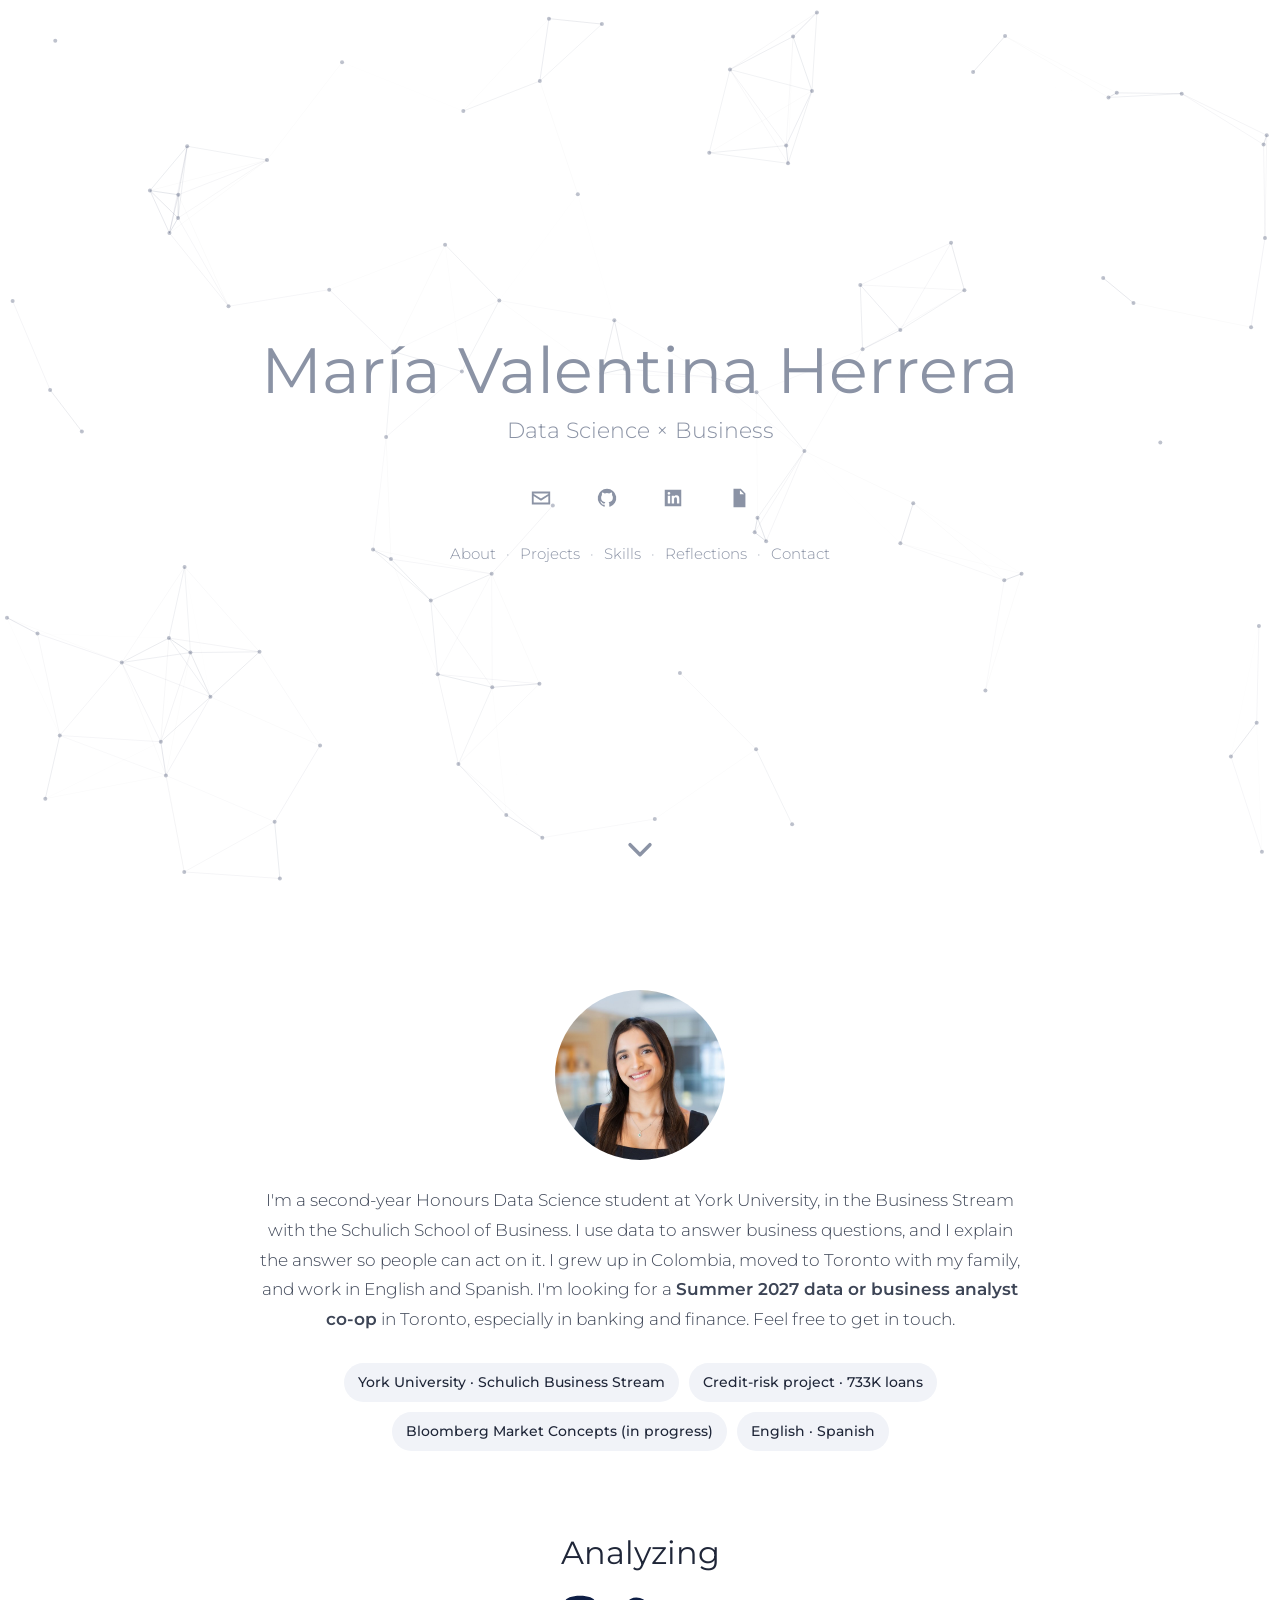
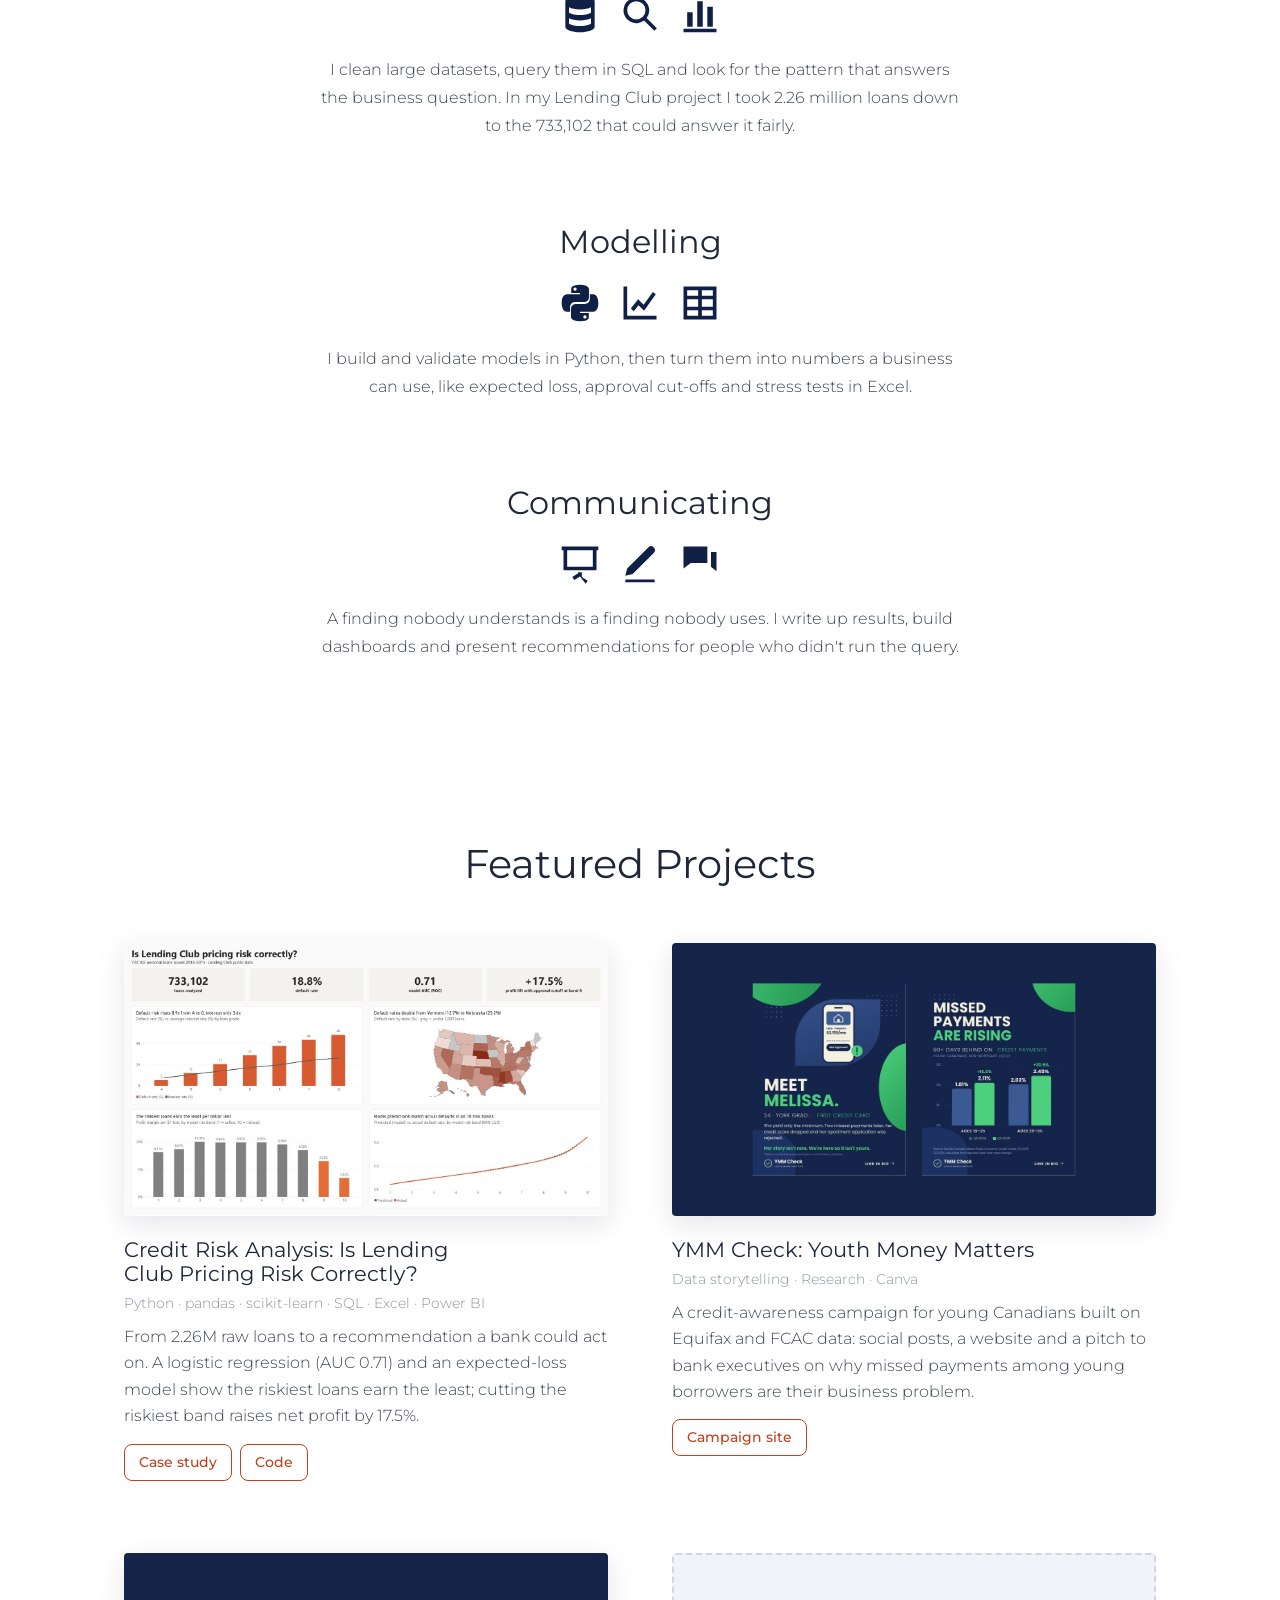
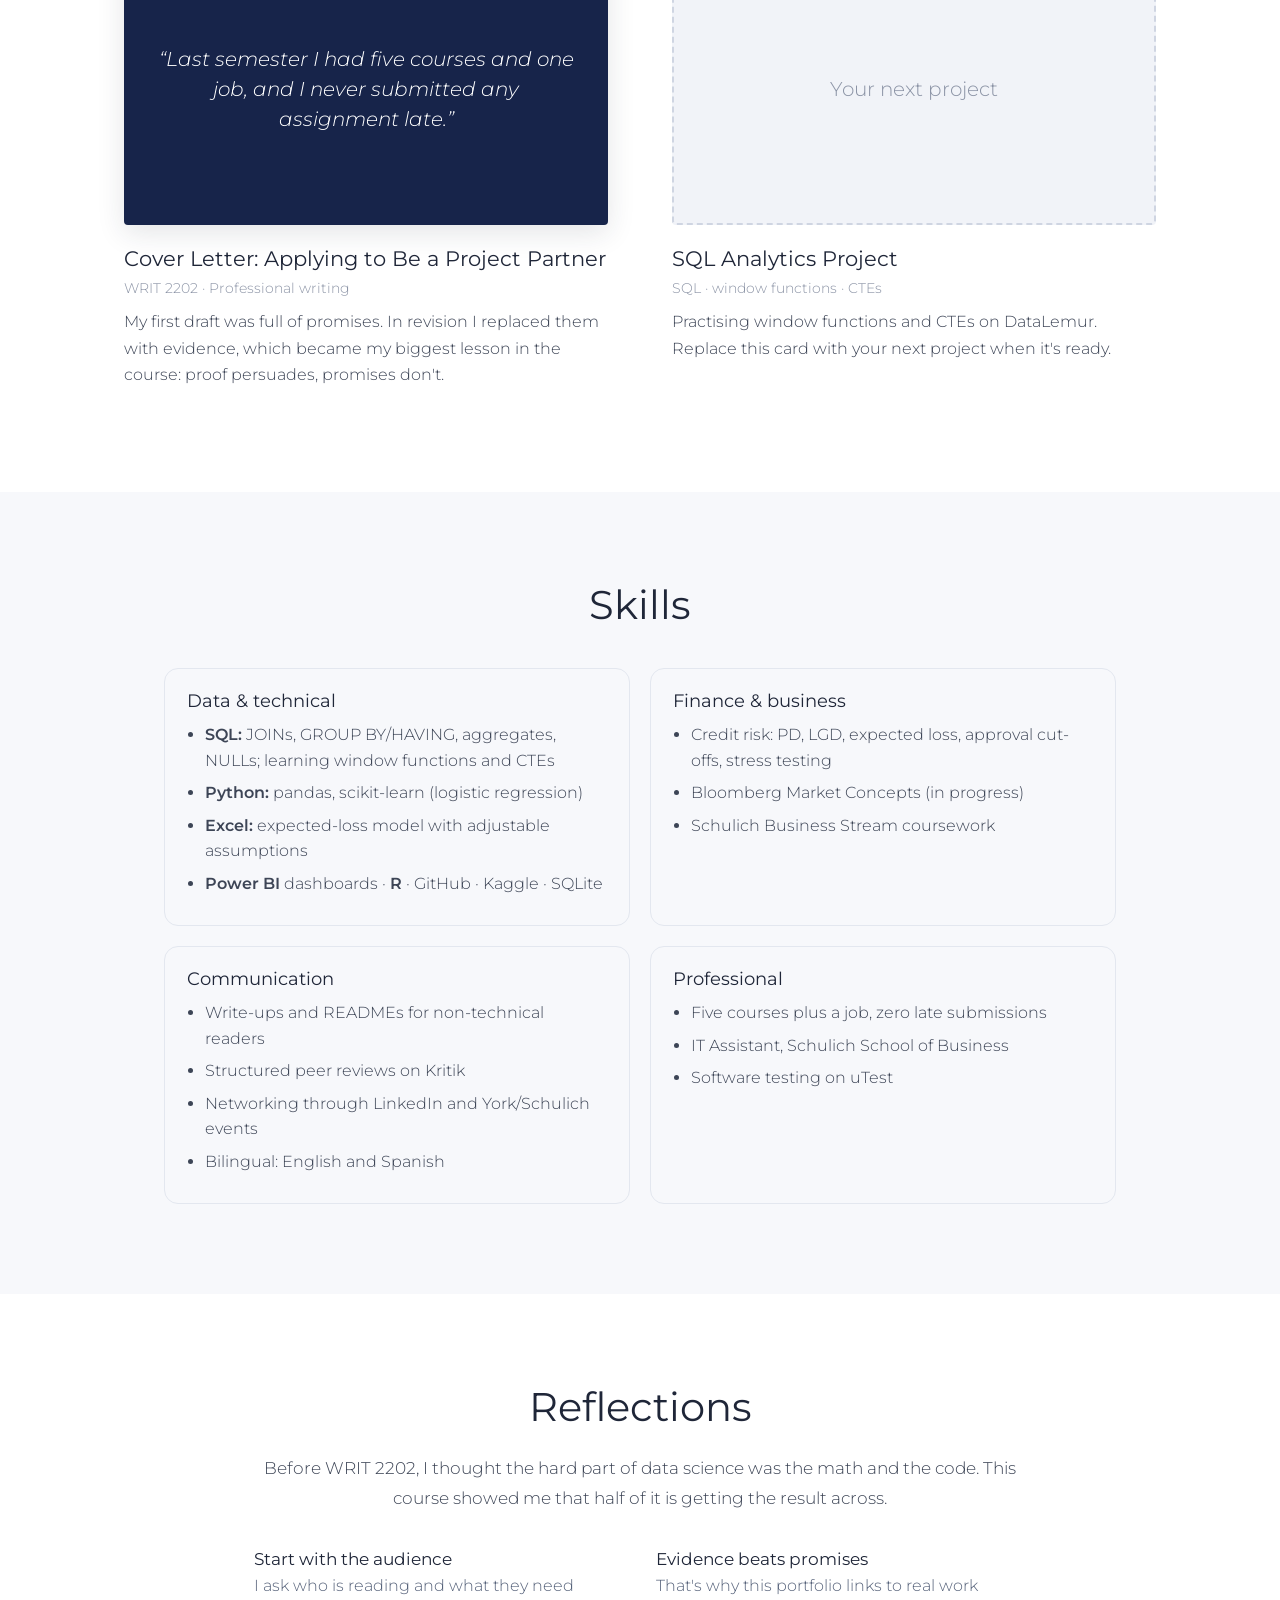
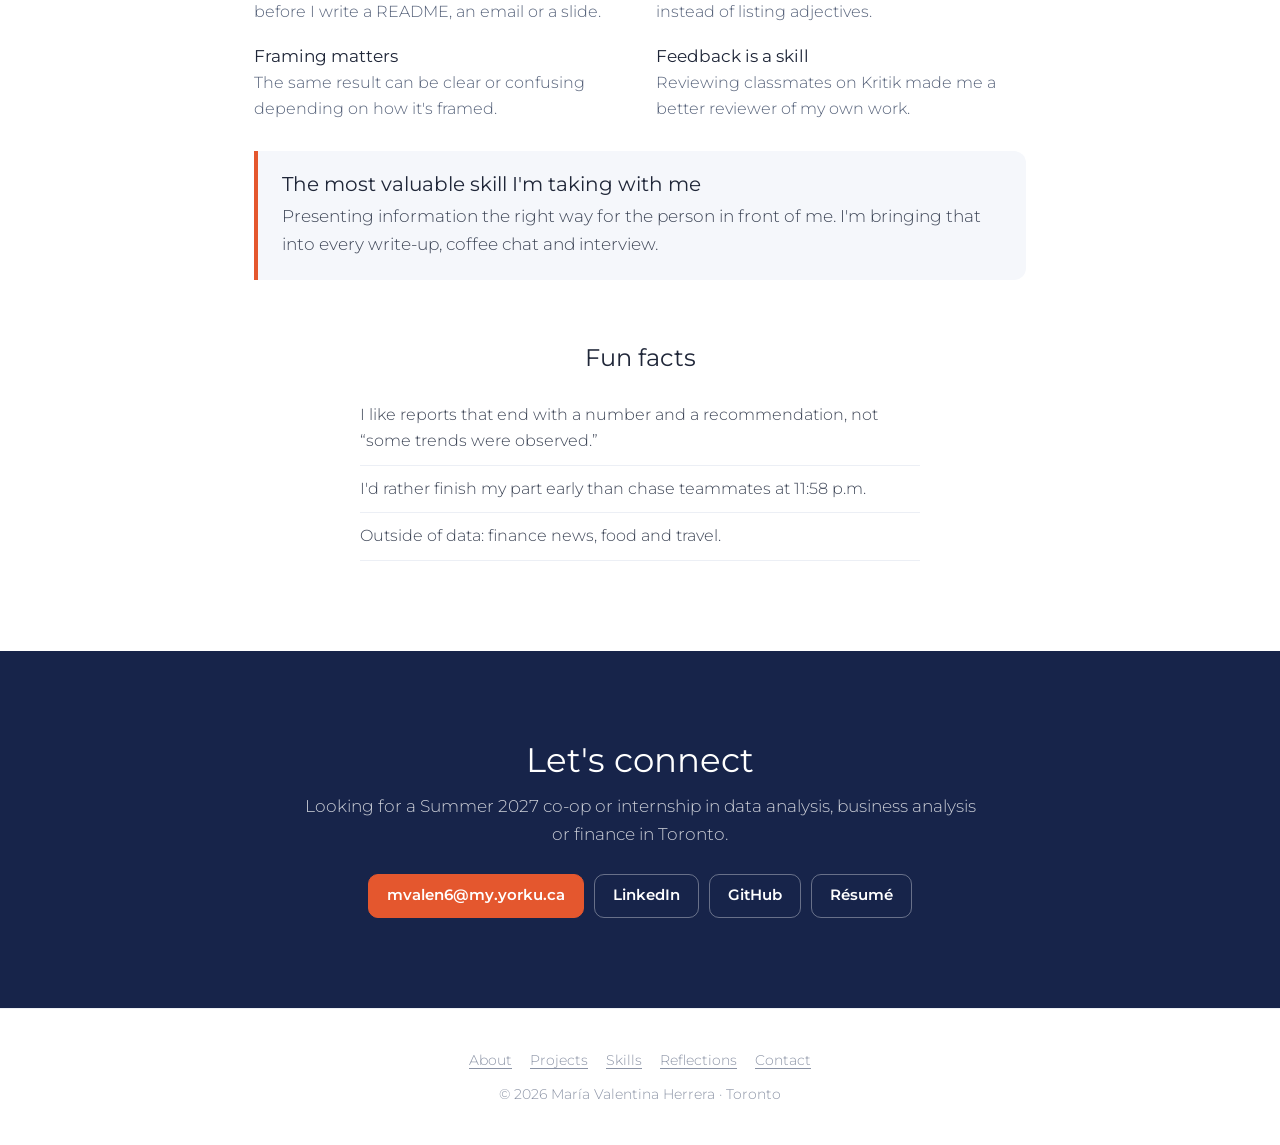
<file: index.html>
<!DOCTYPE html>
<html lang="en">
<head>
<meta charset="utf-8">
<meta name="viewport" content="width=device-width, initial-scale=1">
<title>Hi, I'm María Valentina.</title>
<meta name="description" content="María Valentina Herrera, Data Science × Business student at York University (Schulich). Credit-risk analysis, SQL, Python and Power BI.">
<meta property="og:title" content="María Valentina Herrera · Data Science × Business">
<meta property="og:description" content="I use data to answer business questions, and explain the answer so people can act on it.">
<meta property="og:image" content="assets/img/lending-club-dashboard.jpg">
<link rel="preconnect" href="https://fonts.googleapis.com">
<link href="https://fonts.googleapis.com/css2?family=Montserrat:wght@300;400;500;600&display=swap" rel="stylesheet">
<link rel="stylesheet" href="assets/css/style.css">
</head>
<body class="p2">

<!-- Reusable icons -->
<svg width="0" height="0" style="position:absolute" aria-hidden="true">
  <symbol id="i-mail" viewBox="0 0 24 24"><path fill="currentColor" d="M2 5h20v14H2zm2 2v.5l8 5 8-5V7zm0 2.9V17h16V9.9l-8 5z"/></symbol>
  <symbol id="i-gh" viewBox="0 0 24 24"><path fill="currentColor" d="M12 2a10 10 0 0 0-3.2 19.5c.5.1.7-.2.7-.5v-1.7c-2.8.6-3.4-1.3-3.4-1.3-.5-1.2-1.1-1.5-1.1-1.5-.9-.6.1-.6.1-.6 1 .1 1.5 1 1.5 1 .9 1.6 2.4 1.1 3 .9.1-.7.4-1.1.6-1.4-2.2-.3-4.6-1.1-4.6-5 0-1.1.4-2 1-2.7-.1-.3-.4-1.3.1-2.7 0 0 .8-.3 2.8 1a9.6 9.6 0 0 1 5 0c1.9-1.3 2.8-1 2.8-1 .5 1.4.2 2.4.1 2.7.6.7 1 1.6 1 2.7 0 3.9-2.4 4.7-4.6 5 .4.3.7.9.7 1.9V21c0 .3.2.6.7.5A10 10 0 0 0 12 2z"/></symbol>
  <symbol id="i-in" viewBox="0 0 24 24"><path fill="currentColor" d="M3 3h18v18H3zm3.3 6.5V18h2.6V9.5zm1.3-4.1a1.5 1.5 0 1 0 0 3 1.5 1.5 0 0 0 0-3zM10.6 9.5V18h2.6v-4.4c0-1.2.3-2.3 1.7-2.3s1.4 1.3 1.4 2.4V18h2.6v-4.9c0-2.4-.5-4.2-3.3-4.2-1.3 0-2.2.7-2.6 1.4V9.5z"/></symbol>
  <symbol id="i-cv" viewBox="0 0 24 24"><path fill="currentColor" d="M6 2h8l5 5v15H6zm7 1.5V8h4.5zM8.5 12h8v1.5h-8zm0 3h8v1.5h-8zm0 3h5v1.5h-5z"/></symbol>
  <symbol id="i-db" viewBox="0 0 24 24"><path fill="currentColor" d="M12 2c4.4 0 8 1.3 8 3v14c0 1.7-3.6 3-8 3s-8-1.3-8-3V5c0-1.7 3.6-3 8-3zm6 6.3C16.6 9 14.4 9.5 12 9.5S7.4 9 6 8.3V11c0 .6 2.6 1.5 6 1.5s6-.9 6-1.5zm0 6C16.6 15 14.4 15.5 12 15.5S7.4 15 6 14.3V17c0 .6 2.6 1.5 6 1.5s6-.9 6-1.5z"/></symbol>
  <symbol id="i-search" viewBox="0 0 24 24"><path fill="currentColor" d="M10 3a7 7 0 0 1 5.6 11.2l5.6 5.6-1.4 1.4-5.6-5.6A7 7 0 1 1 10 3zm0 2a5 5 0 1 0 0 10 5 5 0 0 0 0-10z"/></symbol>
  <symbol id="i-bars" viewBox="0 0 24 24"><path fill="currentColor" d="M3 20h18v2H3zM5 11h3v8H5zm5.5-6h3v14h-3zM16 8h3v11h-3z"/></symbol>
  <symbol id="i-py" viewBox="0 0 24 24"><path fill="currentColor" d="M11.9 2c-5 0-4.7 2.2-4.7 2.2v2.3H12v.7H5.3S2 6.8 2 11.9s2.9 4.9 2.9 4.9h1.7v-2.4s-.1-2.9 2.8-2.9h4.8s2.7 0 2.7-2.6V4.6S17.3 2 11.9 2zM9.3 3.5a.9.9 0 1 1 0 1.8.9.9 0 0 1 0-1.8zM12.1 22c5 0 4.7-2.2 4.7-2.2v-2.3H12v-.7h6.7s3.3.4 3.3-4.7-2.9-4.9-2.9-4.9h-1.7v2.4s.1 2.9-2.8 2.9H9.8s-2.7 0-2.7 2.6v4.3S6.7 22 12.1 22zm2.6-1.5a.9.9 0 1 1 0-1.8.9.9 0 0 1 0 1.8z"/></symbol>
  <symbol id="i-fx" viewBox="0 0 24 24"><path fill="currentColor" d="M3 3h2v16h16v2H3zm4 12 4-5 3 3 5-7 1.6 1.2-6.4 9-3-3-2.6 3.3z"/></symbol>
  <symbol id="i-sheet" viewBox="0 0 24 24"><path fill="currentColor" d="M3 3h18v18H3zm2 2v3h6V5zm8 0v3h6V5zM5 10v4h6v-4zm8 0v4h6v-4zM5 16v3h6v-3zm8 0v3h6v-3z"/></symbol>
  <symbol id="i-pres" viewBox="0 0 24 24"><path fill="currentColor" d="M2 3h20v2h-1v11H3V5H2zm3 2v9h14V5zm6 12h2v2.6l3.2 2.1-1.1 1.6L12 19.4l-3.1 1.9-1.1-1.6 3.2-2.1z"/></symbol>
  <symbol id="i-pen" viewBox="0 0 24 24"><path fill="currentColor" d="M16.5 3.5a2.1 2.1 0 0 1 3 3L8 18l-4 1 1-4zM4 21h16v1.5H4z"/></symbol>
  <symbol id="i-chat" viewBox="0 0 24 24"><path fill="currentColor" d="M3 3h13v9H7l-4 3zm5 11h10l3 2.5V6h-3v8z"/></symbol>
  <symbol id="i-down" viewBox="0 0 24 24"><path fill="none" stroke="currentColor" stroke-width="2.5" stroke-linecap="round" stroke-linejoin="round" d="M5 9l7 7 7-7"/></symbol>
</svg>

<!-- SPLASH -->
<header class="splash" id="top">
  <canvas id="net" aria-hidden="true"></canvas>
  <div class="inner">
    <h1>María Valentina Herrera</h1>
    <div class="title">Data Science × Business</div>
    <div class="icons">
      <a href="mailto:mvalen6@my.yorku.ca" aria-label="Email"><svg><use href="#i-mail"/></svg></a>
      <a href="https://github.com/mvalen6-lab" aria-label="GitHub"><svg><use href="#i-gh"/></svg></a>
      <a href="https://www.linkedin.com/in/maria-valentina-herrera-797923340" aria-label="LinkedIn"><svg><use href="#i-in"/></svg></a>
      <a href="assets/Maria_Valentina_Herrera_Resume.pdf" target="_blank" rel="noopener" aria-label="Résumé"><svg><use href="#i-cv"/></svg></a>
    </div>
    <nav class="mini-nav" aria-label="Sections"><a href="#about">About</a> · <a href="#projects">Projects</a> · <a href="#skills">Skills</a> · <a href="#reflections">Reflections</a> · <a href="#contact">Contact</a></nav>
  </div>
  <a class="down" href="#about" aria-label="Scroll to About"><svg><use href="#i-down"/></svg></a>
</header>

<main>
<!-- ABOUT -->
<section class="block" id="about"><div class="narrow">
  <!-- Replace with your photo: assets/img/headshot.jpg -->
  <img class="portrait" src="assets/img/headshot.jpg" alt="María Valentina Herrera">
  <p class="bio">I'm a second-year Honours Data Science student at York University, in the Business Stream with the Schulich School of Business. I use data to answer business questions, and I explain the answer so people can act on it. I grew up in Colombia, moved to Toronto with my family, and work in English and Spanish. I'm looking for a <strong>Summer 2027 data or business analyst co-op</strong> in Toronto, especially in banking and finance. Feel free to get in touch.</p>
  <div class="badges"><span>York University · Schulich Business Stream</span><span>Credit-risk project · 733K loans</span><span>Bloomberg Market Concepts (in progress)</span><span>English · Spanish</span></div>

  <div class="pillar2">
    <h2>Analyzing</h2>
    <div class="row"><svg><use href="#i-db"/></svg><svg><use href="#i-search"/></svg><svg><use href="#i-bars"/></svg></div>
    <p>I clean large datasets, query them in SQL and look for the pattern that answers the business question. In my Lending Club project I took 2.26 million loans down to the 733,102 that could answer it fairly.</p>
  </div>
  <div class="pillar2">
    <h2>Modelling</h2>
    <div class="row"><svg><use href="#i-py"/></svg><svg><use href="#i-fx"/></svg><svg><use href="#i-sheet"/></svg></div>
    <p>I build and validate models in Python, then turn them into numbers a business can use, like expected loss, approval cut-offs and stress tests in Excel.</p>
  </div>
  <div class="pillar2">
    <h2>Communicating</h2>
    <div class="row"><svg><use href="#i-pres"/></svg><svg><use href="#i-pen"/></svg><svg><use href="#i-chat"/></svg></div>
    <p>A finding nobody understands is a finding nobody uses. I write up results, build dashboards and present recommendations for people who didn't run the query.</p>
  </div>
</div></section>

<!-- PROJECTS -->
<section class="block" id="projects">
  <h2 class="featured-title">Featured Projects</h2>
  <div class="pgrid">
    <article class="proj">
      <img src="assets/img/lending-club-dashboard.jpg" alt="Power BI dashboard for the Lending Club credit-risk analysis">
      <h3>Credit Risk Analysis: Is Lending Club Pricing Risk Correctly?</h3>
      <div class="techline">Python · pandas · scikit-learn · SQL · Excel · Power BI</div>
      <p>From 2.26M raw loans to a recommendation a bank could act on. A logistic regression (AUC 0.71) and an expected-loss model show the riskiest loans earn the least; cutting the riskiest band raises net profit by 17.5%.</p>
      <div class="pills"><a href="projects/lending-club-credit-risk.html">Case study</a><a href="https://github.com/mvalen6-lab/lending-club-credit-risk">Code</a></div>
    </article>
    <article class="proj">
      <img src="assets/img/ymm-check.jpg" alt="YMM Check social media posts">
      <h3>YMM Check: Youth Money Matters</h3>
      <div class="techline">Data storytelling · Research · Canva</div>
      <p>A credit-awareness campaign for young Canadians built on Equifax and FCAC data: social posts, a website and a pitch to bank executives on why missed payments among young borrowers are their business problem.</p>
      <div class="pills"><a href="https://valeherreraugc.my.canva.site/ymm-check">Campaign site</a></div>
    </article>
    <article class="proj">
      <div class="txtimg">“Last semester I had five courses and one job, and I never submitted any assignment late.”</div>
      <h3>Cover Letter: Applying to Be a Project Partner</h3>
      <div class="techline">WRIT 2202 · Professional writing</div>
      <p>My first draft was full of promises. In revision I replaced them with evidence, which became my biggest lesson in the course: proof persuades, promises don't.</p>
    </article>
    <article class="proj">
      <div class="txtimg empty">Your next project</div>
      <h3>SQL Analytics Project</h3>
      <div class="techline">SQL · window functions · CTEs</div>
      <p>Practising window functions and CTEs on DataLemur. Replace this card with your next project when it's ready.</p>
    </article>
  </div>
</section>

<!-- SKILLS -->
<section class="block" id="skills" style="background:#f7f8fb">
  <div class="narrow"><h2 class="featured-title" style="margin-bottom:40px">Skills</h2></div>
  <div class="skills">
    <div class="skill"><h3>Data &amp; technical</h3><ul>
      <li><b>SQL:</b> JOINs, GROUP BY/HAVING, aggregates, NULLs; learning window functions and CTEs</li>
      <li><b>Python:</b> pandas, scikit-learn (logistic regression)</li>
      <li><b>Excel:</b> expected-loss model with adjustable assumptions</li>
      <li><b>Power BI</b> dashboards · <b>R</b> · GitHub · Kaggle · SQLite</li></ul></div>
    <div class="skill"><h3>Finance &amp; business</h3><ul>
      <li>Credit risk: PD, LGD, expected loss, approval cut-offs, stress testing</li>
      <li>Bloomberg Market Concepts (in progress)</li>
      <li>Schulich Business Stream coursework</li></ul></div>
    <div class="skill"><h3>Communication</h3><ul>
      <li>Write-ups and READMEs for non-technical readers</li>
      <li>Structured peer reviews on Kritik</li>
      <li>Networking through LinkedIn and York/Schulich events</li>
      <li>Bilingual: English and Spanish</li></ul></div>
    <div class="skill"><h3>Professional</h3><ul>
      <li>Five courses plus a job, zero late submissions</li>
      <li>IT Assistant, Schulich School of Business</li>
      <li>Software testing on uTest</li></ul></div>
  </div>
</section>

<!-- REFLECTIONS -->
<section class="block" id="reflections"><div class="narrow">
  <h2 class="featured-title" style="margin-bottom:24px">Reflections</h2>
  <p class="bio">Before WRIT 2202, I thought the hard part of data science was the math and the code. This course showed me that half of it is getting the result across.</p>
  <div class="lessons" style="margin-top:36px">
    <div><h3>Start with the audience</h3><p>I ask who is reading and what they need before I write a README, an email or a slide.</p></div>
    <div><h3>Evidence beats promises</h3><p>That's why this portfolio links to real work instead of listing adjectives.</p></div>
    <div><h3>Framing matters</h3><p>The same result can be clear or confusing depending on how it's framed.</p></div>
    <div><h3>Feedback is a skill</h3><p>Reviewing classmates on Kritik made me a better reviewer of my own work.</p></div>
  </div>
  <div class="callout" style="text-align:left"><h3 style="margin-bottom:6px">The most valuable skill I'm taking with me</h3><p style="margin:0">Presenting information the right way for the person in front of me. I'm bringing that into every write-up, coffee chat and interview.</p></div>

  <h3 style="margin:64px 0 6px;font-size:24px">Fun facts</h3>
  <ul class="facts2">
    <li>I like reports that end with a number and a recommendation, not “some trends were observed.”</li>
    <li>I'd rather finish my part early than chase teammates at 11:58 p.m.</li>
    <li>Outside of data: finance news, food and travel.</li>
  </ul>
</div></section>

<!-- CONTACT -->
<section class="contact block" id="contact"><div class="narrow">
  <h2 style="font-size:34px;margin-bottom:12px">Let's connect</h2>
  <p class="section-intro" style="margin:0 auto 26px">Looking for a Summer 2027 co-op or internship in data analysis, business analysis or finance in Toronto.</p>
  <div class="links" style="justify-content:center">
    <a class="btn primary" href="mailto:mvalen6@my.yorku.ca">mvalen6@my.yorku.ca</a>
    <a class="btn" href="https://www.linkedin.com/in/maria-valentina-herrera-797923340">LinkedIn</a>
    <a class="btn" href="https://github.com/mvalen6-lab">GitHub</a>
    <a class="btn" href="assets/Maria_Valentina_Herrera_Resume.pdf" target="_blank" rel="noopener">Résumé</a>
  </div>
</div></section>
</main>

<footer>
  <div class="ql"><a href="#about">About</a><a href="#projects">Projects</a><a href="#skills">Skills</a><a href="#reflections">Reflections</a><a href="#contact">Contact</a></div>
  © 2026 María Valentina Herrera · Toronto
</footer>

<script>
{
  const c = document.getElementById('net'), x = c.getContext('2d');
  const still = matchMedia('(prefers-reduced-motion: reduce)').matches;
  let W, H, pts = [];
  const size = () => {
    const r = devicePixelRatio || 1;
    W = c.clientWidth; H = c.clientHeight;
    c.width = W * r; c.height = H * r; x.setTransform(r, 0, 0, r, 0, 0);
    const n = Math.round(Math.min(110, W * H / 12000));
    pts = Array.from({length: n}, () => ({x: Math.random() * W, y: Math.random() * H, vx: (Math.random() - .5) * .45, vy: (Math.random() - .5) * .45}));
  };
  const frame = () => {
    x.clearRect(0, 0, W, H);
    for (const p of pts) {
      p.x += p.vx; p.y += p.vy;
      if (p.x < 0 || p.x > W) p.vx *= -1;
      if (p.y < 0 || p.y > H) p.vy *= -1;
    }
    for (let i = 0; i < pts.length; i++) {
      for (let j = i + 1; j < pts.length; j++) {
        const dx = pts[i].x - pts[j].x, dy = pts[i].y - pts[j].y, d = Math.hypot(dx, dy);
        if (d < 140) { x.strokeStyle = `rgba(23,36,74,${0.14 * (1 - d / 140)})`; x.beginPath(); x.moveTo(pts[i].x, pts[i].y); x.lineTo(pts[j].x, pts[j].y); x.stroke(); }
      }
      x.fillStyle = 'rgba(23,36,74,.28)'; x.beginPath(); x.arc(pts[i].x, pts[i].y, 2, 0, 7); x.fill();
    }
    if (!still) requestAnimationFrame(frame);
  };
  addEventListener('resize', size);
  size(); frame();
}
</script>
</body>
</html>
</file>
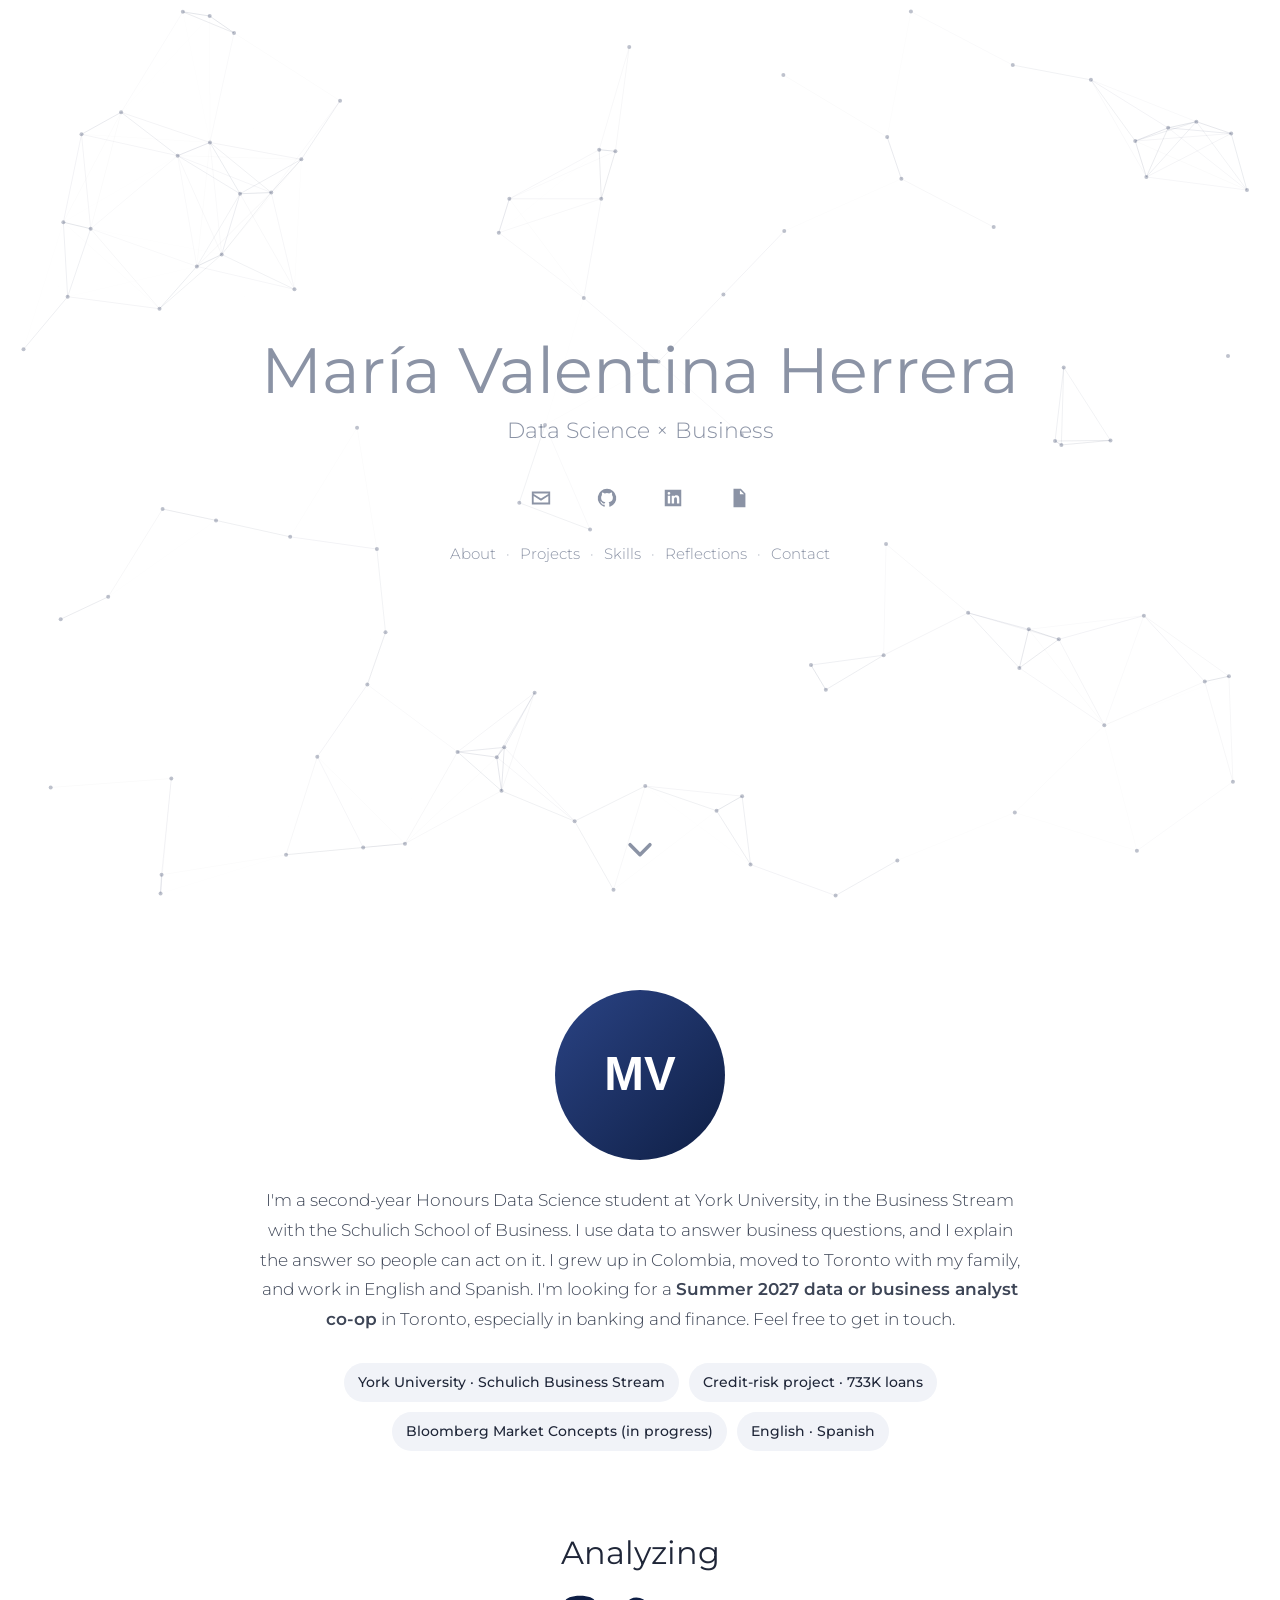
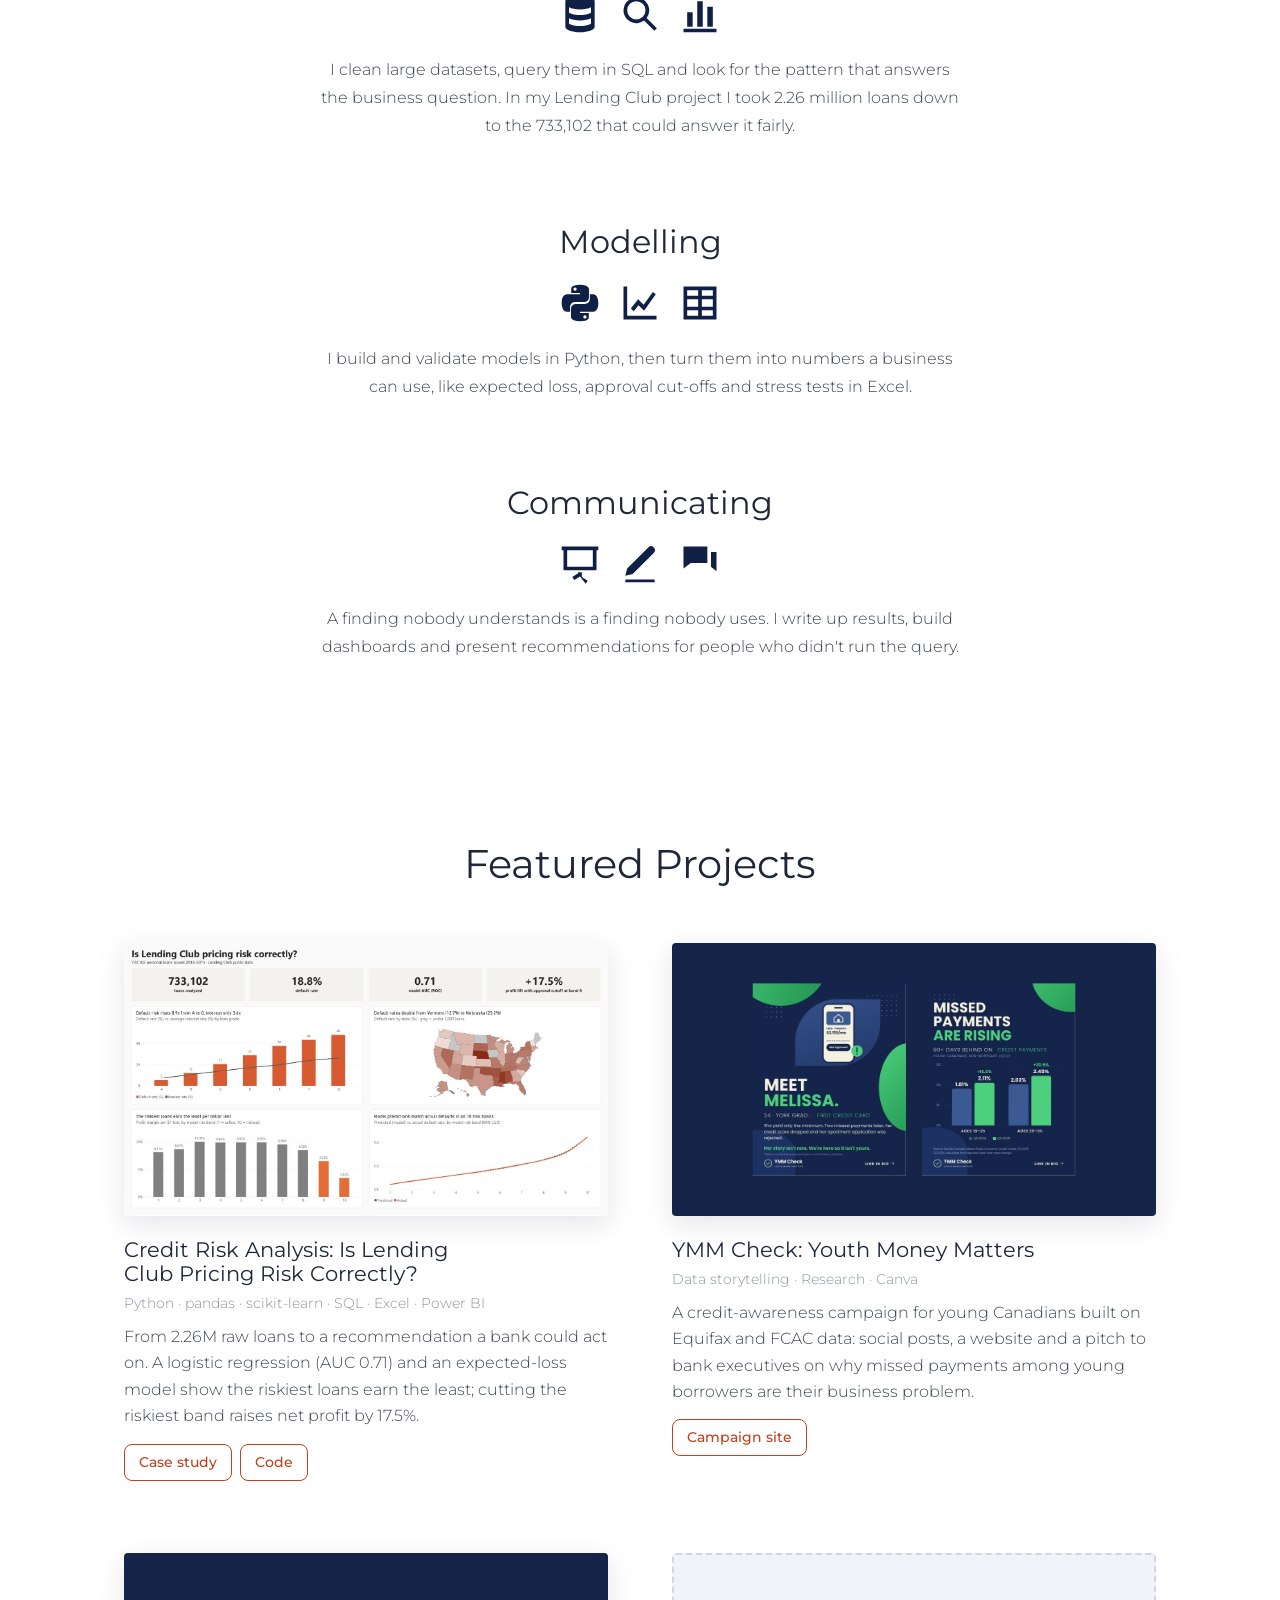
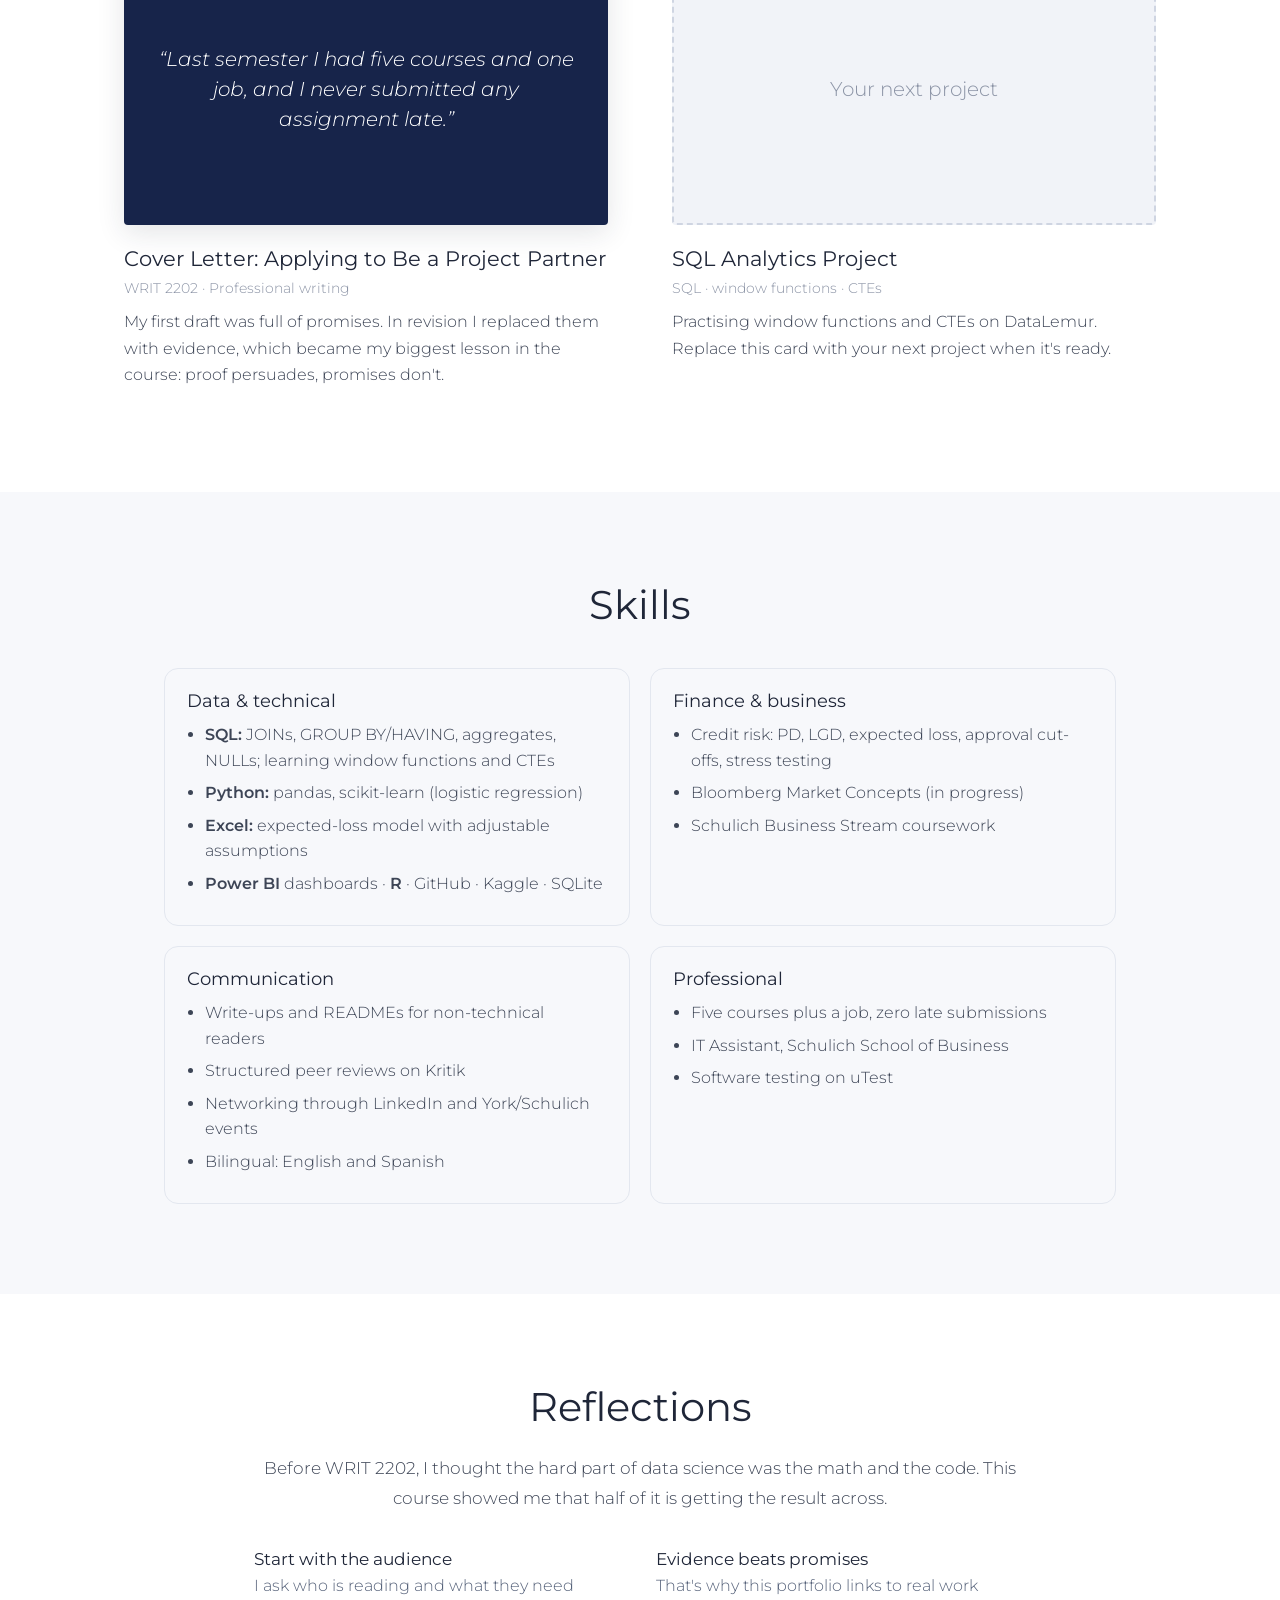
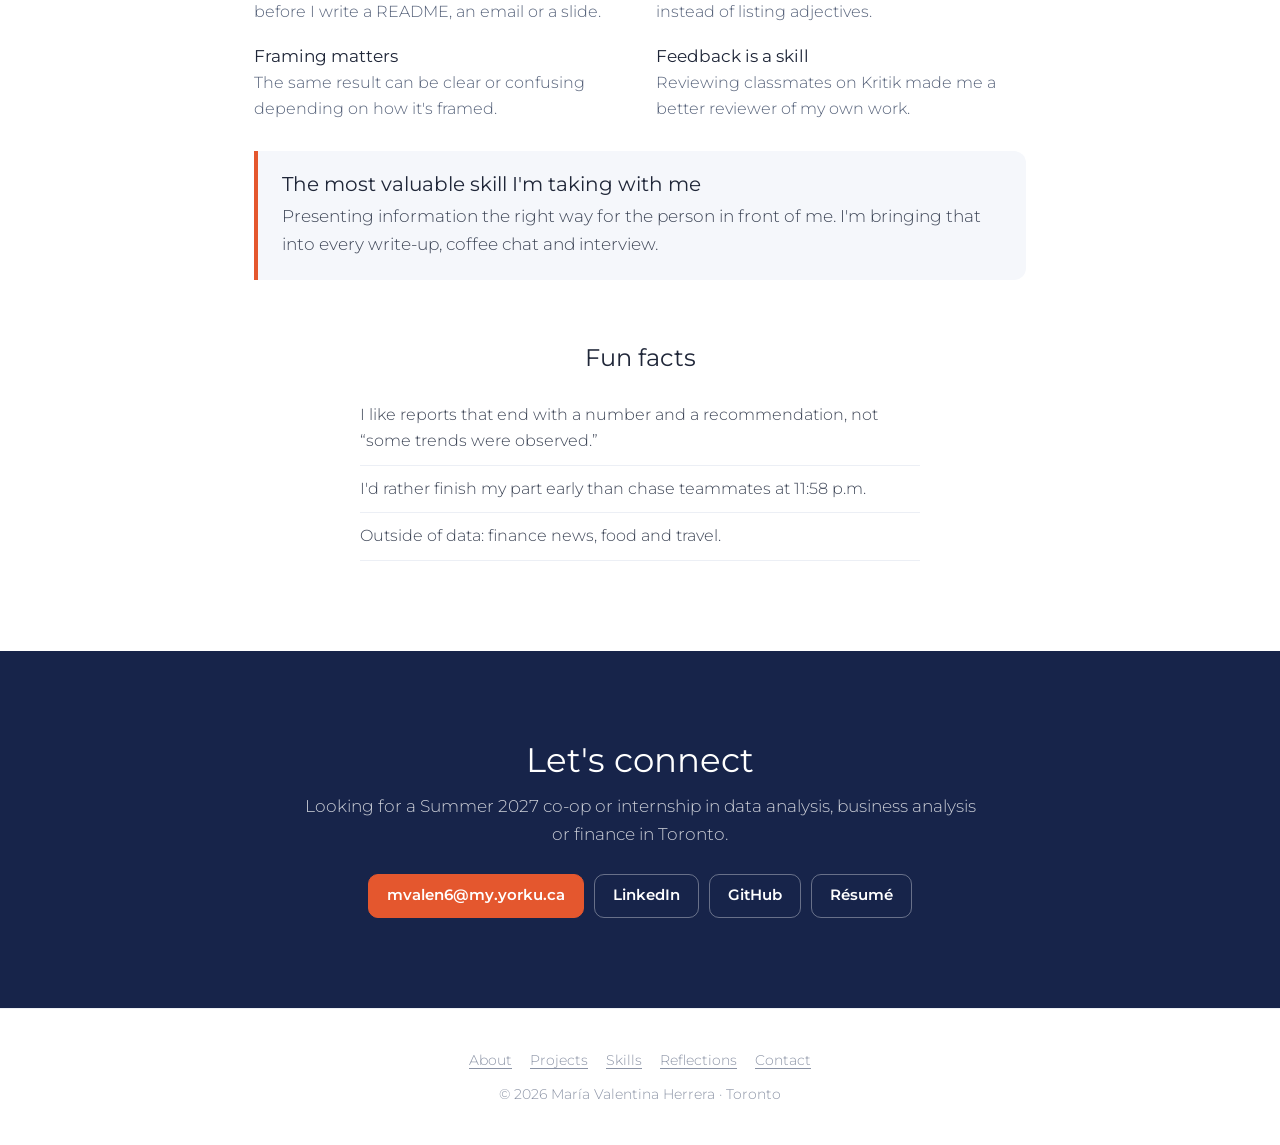
<file: mvalen6-lab.github.io/index.html>
<!DOCTYPE html>
<html lang="en">
<head>
<meta charset="utf-8">
<meta name="viewport" content="width=device-width, initial-scale=1">
<title>Hi, I'm María Valentina.</title>
<meta name="description" content="María Valentina Herrera, Data Science × Business student at York University (Schulich). Credit-risk analysis, SQL, Python and Power BI.">
<meta property="og:title" content="María Valentina Herrera · Data Science × Business">
<meta property="og:description" content="I use data to answer business questions, and explain the answer so people can act on it.">
<meta property="og:image" content="assets/img/lending-club-dashboard.jpg">
<link rel="preconnect" href="https://fonts.googleapis.com">
<link href="https://fonts.googleapis.com/css2?family=Montserrat:wght@300;400;500;600&display=swap" rel="stylesheet">
<link rel="stylesheet" href="assets/css/style.css">
</head>
<body class="p2">

<!-- Reusable icons -->
<svg width="0" height="0" style="position:absolute" aria-hidden="true">
  <symbol id="i-mail" viewBox="0 0 24 24"><path fill="currentColor" d="M2 5h20v14H2zm2 2v.5l8 5 8-5V7zm0 2.9V17h16V9.9l-8 5z"/></symbol>
  <symbol id="i-gh" viewBox="0 0 24 24"><path fill="currentColor" d="M12 2a10 10 0 0 0-3.2 19.5c.5.1.7-.2.7-.5v-1.7c-2.8.6-3.4-1.3-3.4-1.3-.5-1.2-1.1-1.5-1.1-1.5-.9-.6.1-.6.1-.6 1 .1 1.5 1 1.5 1 .9 1.6 2.4 1.1 3 .9.1-.7.4-1.1.6-1.4-2.2-.3-4.6-1.1-4.6-5 0-1.1.4-2 1-2.7-.1-.3-.4-1.3.1-2.7 0 0 .8-.3 2.8 1a9.6 9.6 0 0 1 5 0c1.9-1.3 2.8-1 2.8-1 .5 1.4.2 2.4.1 2.7.6.7 1 1.6 1 2.7 0 3.9-2.4 4.7-4.6 5 .4.3.7.9.7 1.9V21c0 .3.2.6.7.5A10 10 0 0 0 12 2z"/></symbol>
  <symbol id="i-in" viewBox="0 0 24 24"><path fill="currentColor" d="M3 3h18v18H3zm3.3 6.5V18h2.6V9.5zm1.3-4.1a1.5 1.5 0 1 0 0 3 1.5 1.5 0 0 0 0-3zM10.6 9.5V18h2.6v-4.4c0-1.2.3-2.3 1.7-2.3s1.4 1.3 1.4 2.4V18h2.6v-4.9c0-2.4-.5-4.2-3.3-4.2-1.3 0-2.2.7-2.6 1.4V9.5z"/></symbol>
  <symbol id="i-cv" viewBox="0 0 24 24"><path fill="currentColor" d="M6 2h8l5 5v15H6zm7 1.5V8h4.5zM8.5 12h8v1.5h-8zm0 3h8v1.5h-8zm0 3h5v1.5h-5z"/></symbol>
  <symbol id="i-db" viewBox="0 0 24 24"><path fill="currentColor" d="M12 2c4.4 0 8 1.3 8 3v14c0 1.7-3.6 3-8 3s-8-1.3-8-3V5c0-1.7 3.6-3 8-3zm6 6.3C16.6 9 14.4 9.5 12 9.5S7.4 9 6 8.3V11c0 .6 2.6 1.5 6 1.5s6-.9 6-1.5zm0 6C16.6 15 14.4 15.5 12 15.5S7.4 15 6 14.3V17c0 .6 2.6 1.5 6 1.5s6-.9 6-1.5z"/></symbol>
  <symbol id="i-search" viewBox="0 0 24 24"><path fill="currentColor" d="M10 3a7 7 0 0 1 5.6 11.2l5.6 5.6-1.4 1.4-5.6-5.6A7 7 0 1 1 10 3zm0 2a5 5 0 1 0 0 10 5 5 0 0 0 0-10z"/></symbol>
  <symbol id="i-bars" viewBox="0 0 24 24"><path fill="currentColor" d="M3 20h18v2H3zM5 11h3v8H5zm5.5-6h3v14h-3zM16 8h3v11h-3z"/></symbol>
  <symbol id="i-py" viewBox="0 0 24 24"><path fill="currentColor" d="M11.9 2c-5 0-4.7 2.2-4.7 2.2v2.3H12v.7H5.3S2 6.8 2 11.9s2.9 4.9 2.9 4.9h1.7v-2.4s-.1-2.9 2.8-2.9h4.8s2.7 0 2.7-2.6V4.6S17.3 2 11.9 2zM9.3 3.5a.9.9 0 1 1 0 1.8.9.9 0 0 1 0-1.8zM12.1 22c5 0 4.7-2.2 4.7-2.2v-2.3H12v-.7h6.7s3.3.4 3.3-4.7-2.9-4.9-2.9-4.9h-1.7v2.4s.1 2.9-2.8 2.9H9.8s-2.7 0-2.7 2.6v4.3S6.7 22 12.1 22zm2.6-1.5a.9.9 0 1 1 0-1.8.9.9 0 0 1 0 1.8z"/></symbol>
  <symbol id="i-fx" viewBox="0 0 24 24"><path fill="currentColor" d="M3 3h2v16h16v2H3zm4 12 4-5 3 3 5-7 1.6 1.2-6.4 9-3-3-2.6 3.3z"/></symbol>
  <symbol id="i-sheet" viewBox="0 0 24 24"><path fill="currentColor" d="M3 3h18v18H3zm2 2v3h6V5zm8 0v3h6V5zM5 10v4h6v-4zm8 0v4h6v-4zM5 16v3h6v-3zm8 0v3h6v-3z"/></symbol>
  <symbol id="i-pres" viewBox="0 0 24 24"><path fill="currentColor" d="M2 3h20v2h-1v11H3V5H2zm3 2v9h14V5zm6 12h2v2.6l3.2 2.1-1.1 1.6L12 19.4l-3.1 1.9-1.1-1.6 3.2-2.1z"/></symbol>
  <symbol id="i-pen" viewBox="0 0 24 24"><path fill="currentColor" d="M16.5 3.5a2.1 2.1 0 0 1 3 3L8 18l-4 1 1-4zM4 21h16v1.5H4z"/></symbol>
  <symbol id="i-chat" viewBox="0 0 24 24"><path fill="currentColor" d="M3 3h13v9H7l-4 3zm5 11h10l3 2.5V6h-3v8z"/></symbol>
  <symbol id="i-down" viewBox="0 0 24 24"><path fill="none" stroke="currentColor" stroke-width="2.5" stroke-linecap="round" stroke-linejoin="round" d="M5 9l7 7 7-7"/></symbol>
</svg>

<!-- SPLASH -->
<header class="splash" id="top">
  <canvas id="net" aria-hidden="true"></canvas>
  <div class="inner">
    <h1>María Valentina Herrera</h1>
    <div class="title">Data Science × Business</div>
    <div class="icons">
      <a href="mailto:mvalen6@my.yorku.ca" aria-label="Email"><svg><use href="#i-mail"/></svg></a>
      <a href="https://github.com/mvalen6-lab" aria-label="GitHub"><svg><use href="#i-gh"/></svg></a>
      <a href="https://www.linkedin.com/in/maria-valentina-herrera-797923340" aria-label="LinkedIn"><svg><use href="#i-in"/></svg></a>
      <a href="assets/Maria_Valentina_Herrera_Resume.pdf" aria-label="Résumé"><svg><use href="#i-cv"/></svg></a>
    </div>
    <nav class="mini-nav" aria-label="Sections"><a href="#about">About</a> · <a href="#projects">Projects</a> · <a href="#skills">Skills</a> · <a href="#reflections">Reflections</a> · <a href="#contact">Contact</a></nav>
  </div>
  <a class="down" href="#about" aria-label="Scroll to About"><svg><use href="#i-down"/></svg></a>
</header>

<main>
<!-- ABOUT -->
<section class="block" id="about"><div class="narrow">
  <!-- Replace with your photo: assets/img/headshot.jpg -->
  <img class="portrait" src="assets/img/avatar.svg" alt="María Valentina Herrera">
  <p class="bio">I'm a second-year Honours Data Science student at York University, in the Business Stream with the Schulich School of Business. I use data to answer business questions, and I explain the answer so people can act on it. I grew up in Colombia, moved to Toronto with my family, and work in English and Spanish. I'm looking for a <strong>Summer 2027 data or business analyst co-op</strong> in Toronto, especially in banking and finance. Feel free to get in touch.</p>
  <div class="badges"><span>York University · Schulich Business Stream</span><span>Credit-risk project · 733K loans</span><span>Bloomberg Market Concepts (in progress)</span><span>English · Spanish</span></div>

  <div class="pillar2">
    <h2>Analyzing</h2>
    <div class="row"><svg><use href="#i-db"/></svg><svg><use href="#i-search"/></svg><svg><use href="#i-bars"/></svg></div>
    <p>I clean large datasets, query them in SQL and look for the pattern that answers the business question. In my Lending Club project I took 2.26 million loans down to the 733,102 that could answer it fairly.</p>
  </div>
  <div class="pillar2">
    <h2>Modelling</h2>
    <div class="row"><svg><use href="#i-py"/></svg><svg><use href="#i-fx"/></svg><svg><use href="#i-sheet"/></svg></div>
    <p>I build and validate models in Python, then turn them into numbers a business can use, like expected loss, approval cut-offs and stress tests in Excel.</p>
  </div>
  <div class="pillar2">
    <h2>Communicating</h2>
    <div class="row"><svg><use href="#i-pres"/></svg><svg><use href="#i-pen"/></svg><svg><use href="#i-chat"/></svg></div>
    <p>A finding nobody understands is a finding nobody uses. I write up results, build dashboards and present recommendations for people who didn't run the query.</p>
  </div>
</div></section>

<!-- PROJECTS -->
<section class="block" id="projects">
  <h2 class="featured-title">Featured Projects</h2>
  <div class="pgrid">
    <article class="proj">
      <img src="assets/img/lending-club-dashboard.jpg" alt="Power BI dashboard for the Lending Club credit-risk analysis">
      <h3>Credit Risk Analysis: Is Lending Club Pricing Risk Correctly?</h3>
      <div class="techline">Python · pandas · scikit-learn · SQL · Excel · Power BI</div>
      <p>From 2.26M raw loans to a recommendation a bank could act on. A logistic regression (AUC 0.71) and an expected-loss model show the riskiest loans earn the least; cutting the riskiest band raises net profit by 17.5%.</p>
      <div class="pills"><a href="projects/lending-club-credit-risk.html">Case study</a><a href="https://github.com/mvalen6-lab/lending-club-credit-risk">Code</a></div>
    </article>
    <article class="proj">
      <img src="assets/img/ymm-check.jpg" alt="YMM Check social media posts">
      <h3>YMM Check: Youth Money Matters</h3>
      <div class="techline">Data storytelling · Research · Canva</div>
      <p>A credit-awareness campaign for young Canadians built on Equifax and FCAC data: social posts, a website and a pitch to bank executives on why missed payments among young borrowers are their business problem.</p>
      <div class="pills"><a href="https://valeherreraugc.my.canva.site/ymm-check">Campaign site</a></div>
    </article>
    <article class="proj">
      <div class="txtimg">“Last semester I had five courses and one job, and I never submitted any assignment late.”</div>
      <h3>Cover Letter: Applying to Be a Project Partner</h3>
      <div class="techline">WRIT 2202 · Professional writing</div>
      <p>My first draft was full of promises. In revision I replaced them with evidence, which became my biggest lesson in the course: proof persuades, promises don't.</p>
    </article>
    <article class="proj">
      <div class="txtimg empty">Your next project</div>
      <h3>SQL Analytics Project</h3>
      <div class="techline">SQL · window functions · CTEs</div>
      <p>Practising window functions and CTEs on DataLemur. Replace this card with your next project when it's ready.</p>
    </article>
  </div>
</section>

<!-- SKILLS -->
<section class="block" id="skills" style="background:#f7f8fb">
  <div class="narrow"><h2 class="featured-title" style="margin-bottom:40px">Skills</h2></div>
  <div class="skills">
    <div class="skill"><h3>Data &amp; technical</h3><ul>
      <li><b>SQL:</b> JOINs, GROUP BY/HAVING, aggregates, NULLs; learning window functions and CTEs</li>
      <li><b>Python:</b> pandas, scikit-learn (logistic regression)</li>
      <li><b>Excel:</b> expected-loss model with adjustable assumptions</li>
      <li><b>Power BI</b> dashboards · <b>R</b> · GitHub · Kaggle · SQLite</li></ul></div>
    <div class="skill"><h3>Finance &amp; business</h3><ul>
      <li>Credit risk: PD, LGD, expected loss, approval cut-offs, stress testing</li>
      <li>Bloomberg Market Concepts (in progress)</li>
      <li>Schulich Business Stream coursework</li></ul></div>
    <div class="skill"><h3>Communication</h3><ul>
      <li>Write-ups and READMEs for non-technical readers</li>
      <li>Structured peer reviews on Kritik</li>
      <li>Networking through LinkedIn and York/Schulich events</li>
      <li>Bilingual: English and Spanish</li></ul></div>
    <div class="skill"><h3>Professional</h3><ul>
      <li>Five courses plus a job, zero late submissions</li>
      <li>IT Assistant, Schulich School of Business</li>
      <li>Software testing on uTest</li></ul></div>
  </div>
</section>

<!-- REFLECTIONS -->
<section class="block" id="reflections"><div class="narrow">
  <h2 class="featured-title" style="margin-bottom:24px">Reflections</h2>
  <p class="bio">Before WRIT 2202, I thought the hard part of data science was the math and the code. This course showed me that half of it is getting the result across.</p>
  <div class="lessons" style="margin-top:36px">
    <div><h3>Start with the audience</h3><p>I ask who is reading and what they need before I write a README, an email or a slide.</p></div>
    <div><h3>Evidence beats promises</h3><p>That's why this portfolio links to real work instead of listing adjectives.</p></div>
    <div><h3>Framing matters</h3><p>The same result can be clear or confusing depending on how it's framed.</p></div>
    <div><h3>Feedback is a skill</h3><p>Reviewing classmates on Kritik made me a better reviewer of my own work.</p></div>
  </div>
  <div class="callout" style="text-align:left"><h3 style="margin-bottom:6px">The most valuable skill I'm taking with me</h3><p style="margin:0">Presenting information the right way for the person in front of me. I'm bringing that into every write-up, coffee chat and interview.</p></div>

  <h3 style="margin:64px 0 6px;font-size:24px">Fun facts</h3>
  <ul class="facts2">
    <li>I like reports that end with a number and a recommendation, not “some trends were observed.”</li>
    <li>I'd rather finish my part early than chase teammates at 11:58 p.m.</li>
    <li>Outside of data: finance news, food and travel.</li>
  </ul>
</div></section>

<!-- CONTACT -->
<section class="contact block" id="contact"><div class="narrow">
  <h2 style="font-size:34px;margin-bottom:12px">Let's connect</h2>
  <p class="section-intro" style="margin:0 auto 26px">Looking for a Summer 2027 co-op or internship in data analysis, business analysis or finance in Toronto.</p>
  <div class="links" style="justify-content:center">
    <a class="btn primary" href="mailto:mvalen6@my.yorku.ca">mvalen6@my.yorku.ca</a>
    <a class="btn" href="https://www.linkedin.com/in/maria-valentina-herrera-797923340">LinkedIn</a>
    <a class="btn" href="https://github.com/mvalen6-lab">GitHub</a>
    <a class="btn" href="assets/Maria_Valentina_Herrera_Resume.pdf">Résumé</a>
  </div>
</div></section>
</main>

<footer>
  <div class="ql"><a href="#about">About</a><a href="#projects">Projects</a><a href="#skills">Skills</a><a href="#reflections">Reflections</a><a href="#contact">Contact</a></div>
  © 2026 María Valentina Herrera · Toronto
</footer>

<script>
{
  const c = document.getElementById('net'), x = c.getContext('2d');
  const still = matchMedia('(prefers-reduced-motion: reduce)').matches;
  let W, H, pts = [];
  const size = () => {
    const r = devicePixelRatio || 1;
    W = c.clientWidth; H = c.clientHeight;
    c.width = W * r; c.height = H * r; x.setTransform(r, 0, 0, r, 0, 0);
    const n = Math.round(Math.min(110, W * H / 12000));
    pts = Array.from({length: n}, () => ({x: Math.random() * W, y: Math.random() * H, vx: (Math.random() - .5) * .45, vy: (Math.random() - .5) * .45}));
  };
  const frame = () => {
    x.clearRect(0, 0, W, H);
    for (const p of pts) {
      p.x += p.vx; p.y += p.vy;
      if (p.x < 0 || p.x > W) p.vx *= -1;
      if (p.y < 0 || p.y > H) p.vy *= -1;
    }
    for (let i = 0; i < pts.length; i++) {
      for (let j = i + 1; j < pts.length; j++) {
        const dx = pts[i].x - pts[j].x, dy = pts[i].y - pts[j].y, d = Math.hypot(dx, dy);
        if (d < 140) { x.strokeStyle = `rgba(23,36,74,${0.14 * (1 - d / 140)})`; x.beginPath(); x.moveTo(pts[i].x, pts[i].y); x.lineTo(pts[j].x, pts[j].y); x.stroke(); }
      }
      x.fillStyle = 'rgba(23,36,74,.28)'; x.beginPath(); x.arc(pts[i].x, pts[i].y, 2, 0, 7); x.fill();
    }
    if (!still) requestAnimationFrame(frame);
  };
  addEventListener('resize', size);
  size(); frame();
}
</script>
</body>
</html>
</file>
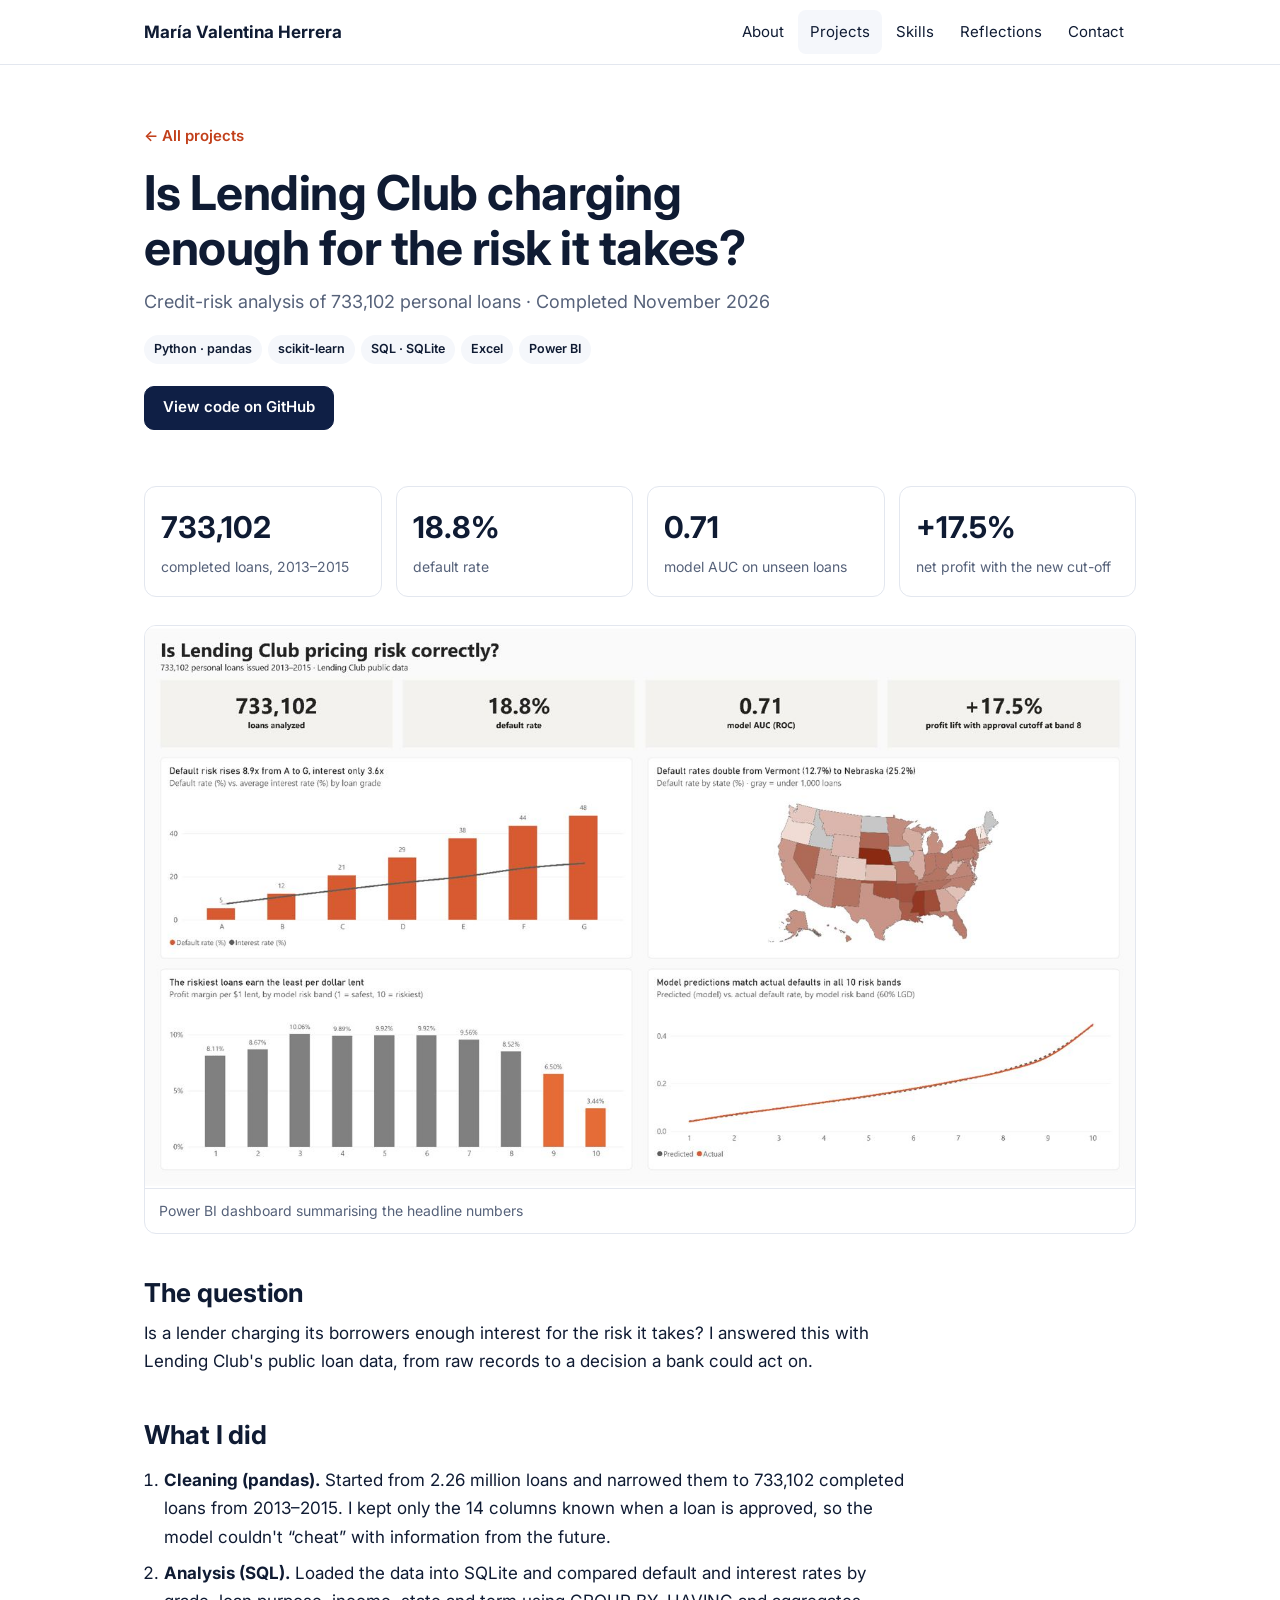
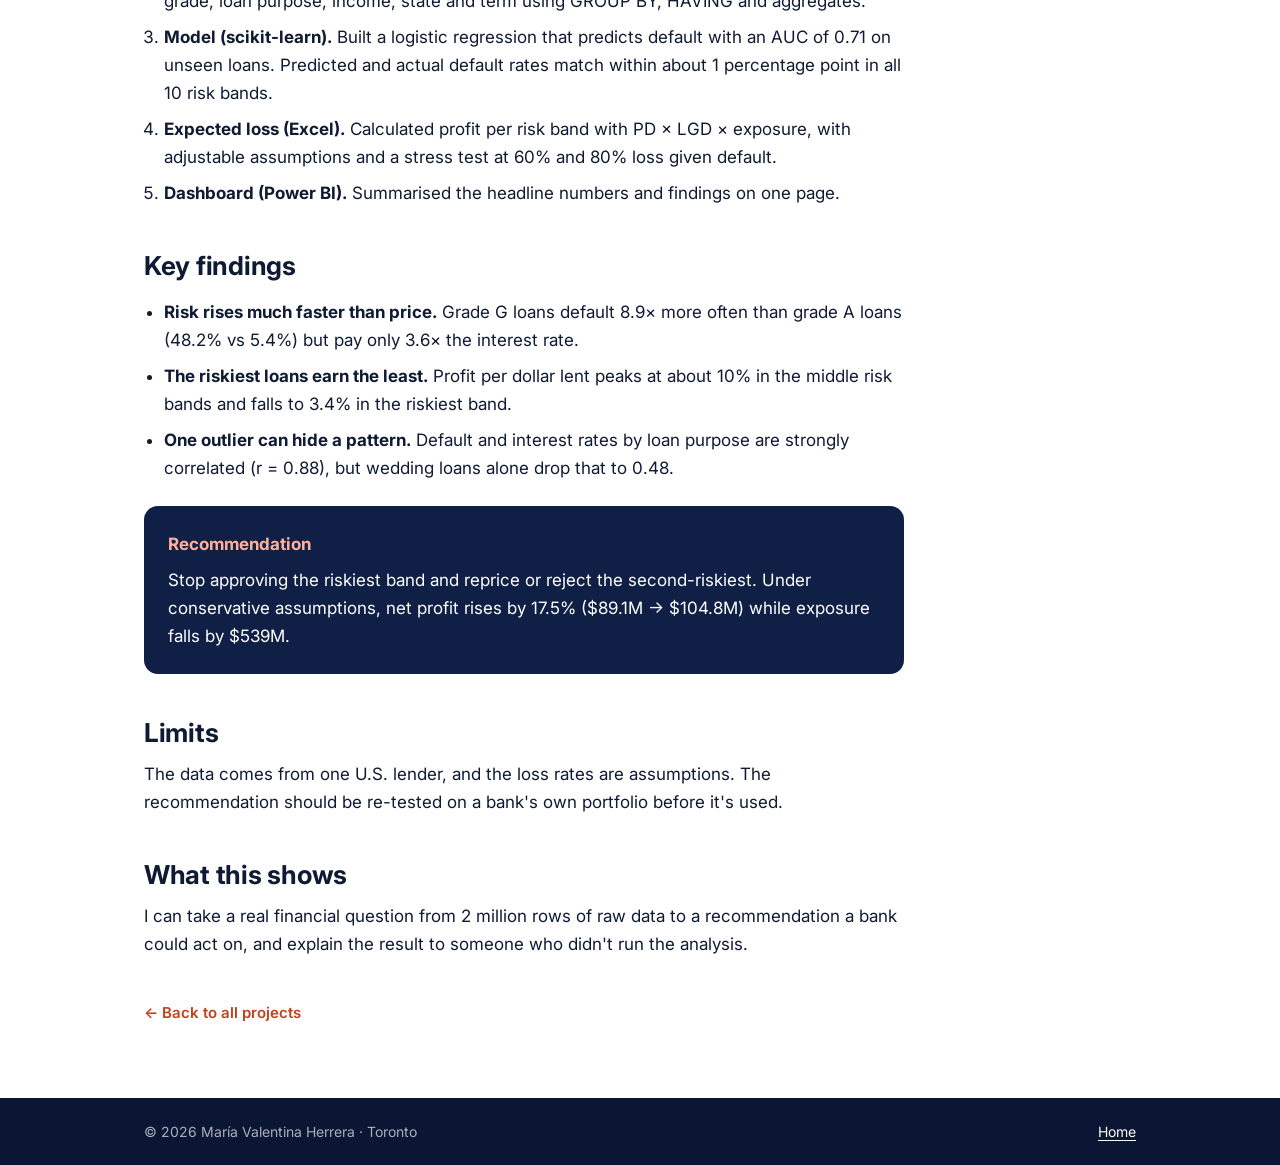
<file: projects/lending-club-credit-risk.html>
<!DOCTYPE html>
<html lang="en">
<head>
<meta charset="utf-8">
<meta name="viewport" content="width=device-width, initial-scale=1">
<title>Lending Club Credit Risk · María Valentina Herrera</title>
<meta name="description" content="Is Lending Club charging enough interest for the risk it takes? Credit-risk case study with Python, SQL, Excel and Power BI.">
<link rel="preconnect" href="https://fonts.googleapis.com">
<link href="https://fonts.googleapis.com/css2?family=Inter:wght@400;500;600;700&display=swap" rel="stylesheet">
<link rel="stylesheet" href="../assets/css/style.css">
</head>
<body>
<header class="topbar"><div class="container">
  <a class="logo" href="../index.html">María Valentina Herrera</a>
  <nav class="menu" aria-label="Main">
    <a href="../index.html#about">About</a>
    <a href="../index.html#projects" aria-current="page">Projects</a>
    <a href="../index.html#skills">Skills</a>
    <a href="../index.html#reflections">Reflections</a>
    <a href="../index.html#contact">Contact</a>
  </nav>
</div></header>

<main class="container case">
  <div class="case-hero reading">
    <a class="back" href="../index.html#projects">← All projects</a>
    <h1>Is Lending Club charging enough for the risk it takes?</h1>
    <p class="role" style="font-size:18px">Credit-risk analysis of 733,102 personal loans · Completed November 2026</p>
    <div class="tags"><span>Python · pandas</span><span>scikit-learn</span><span>SQL · SQLite</span><span>Excel</span><span>Power BI</span></div>
    <div class="links"><a class="btn primary" href="https://github.com/mvalen6-lab/lending-club-credit-risk">View code on GitHub</a></div>
  </div>

  <div class="kpis">
    <div class="kpi"><b>733,102</b><span>completed loans, 2013–2015</span></div>
    <div class="kpi"><b>18.8%</b><span>default rate</span></div>
    <div class="kpi"><b>0.71</b><span>model AUC on unseen loans</span></div>
    <div class="kpi"><b>+17.5%</b><span>net profit with the new cut-off</span></div>
  </div>

  <figure><img src="../assets/img/lending-club-dashboard.jpg" alt="Power BI dashboard: default rate by grade, default rate by state, profit per dollar by risk band, predicted vs actual default"><figcaption>Power BI dashboard summarising the headline numbers</figcaption></figure>

  <div class="reading">
    <h2>The question</h2>
    <p>Is a lender charging its borrowers enough interest for the risk it takes? I answered this with Lending Club's public loan data, from raw records to a decision a bank could act on.</p>

    <h2>What I did</h2>
    <ol>
      <li><strong>Cleaning (pandas).</strong> Started from 2.26 million loans and narrowed them to 733,102 completed loans from 2013–2015. I kept only the 14 columns known when a loan is approved, so the model couldn't “cheat” with information from the future.</li>
      <li><strong>Analysis (SQL).</strong> Loaded the data into SQLite and compared default and interest rates by grade, loan purpose, income, state and term using GROUP BY, HAVING and aggregates.</li>
      <li><strong>Model (scikit-learn).</strong> Built a logistic regression that predicts default with an AUC of 0.71 on unseen loans. Predicted and actual default rates match within about 1 percentage point in all 10 risk bands.</li>
      <li><strong>Expected loss (Excel).</strong> Calculated profit per risk band with PD × LGD × exposure, with adjustable assumptions and a stress test at 60% and 80% loss given default.</li>
      <li><strong>Dashboard (Power BI).</strong> Summarised the headline numbers and findings on one page.</li>
    </ol>

    <h2>Key findings</h2>
    <ul>
      <li><strong>Risk rises much faster than price.</strong> Grade G loans default 8.9× more often than grade A loans (48.2% vs 5.4%) but pay only 3.6× the interest rate.</li>
      <li><strong>The riskiest loans earn the least.</strong> Profit per dollar lent peaks at about 10% in the middle risk bands and falls to 3.4% in the riskiest band.</li>
      <li><strong>One outlier can hide a pattern.</strong> Default and interest rates by loan purpose are strongly correlated (r = 0.88), but wedding loans alone drop that to 0.48.</li>
    </ul>

    <div class="reco"><b>Recommendation</b><p style="margin:8px 0 0">Stop approving the riskiest band and reprice or reject the second-riskiest. Under conservative assumptions, net profit rises by 17.5% ($89.1M → $104.8M) while exposure falls by $539M.</p></div>

    <h2>Limits</h2>
    <p>The data comes from one U.S. lender, and the loss rates are assumptions. The recommendation should be re-tested on a bank's own portfolio before it's used.</p>

    <h2>What this shows</h2>
    <p>I can take a real financial question from 2 million rows of raw data to a recommendation a bank could act on, and explain the result to someone who didn't run the analysis.</p>
    <p style="margin:40px 0 72px"><a class="back" href="../index.html#projects">← Back to all projects</a></p>
  </div>
</main>

<footer><div class="container">
  <span>© 2026 María Valentina Herrera · Toronto</span>
  <span><a href="../index.html">Home</a></span>
</div></footer>
</body>
</html>
</file>
<file: assets/css/style.css>
/* María Valentina Herrera — portfolio
   Clean, readable data-scientist portfolio. Navy text on white, one orange accent. */
:root{
  --bg:#ffffff; --soft:#f5f7fb; --ink:#0f1b33; --mute:#56627a; --line:#e3e7ef;
  --navy:#0f1f45; --acc:#e4572e; --acc-ink:#c2401b;
}
*{box-sizing:border-box;min-width:0}
html{scroll-behavior:smooth;scroll-padding-top:76px}
body{margin:0;background:var(--bg);color:var(--ink);font:17px/1.65 Inter,system-ui,-apple-system,"Segoe UI",sans-serif;overflow-x:clip}
img{max-width:100%;display:block}
a{color:var(--acc-ink);text-underline-offset:3px}
h1,h2,h3{line-height:1.15;margin:0;text-wrap:balance;letter-spacing:-.01em}
h1{font-size:clamp(34px,5vw,48px)}
h2{font-size:clamp(26px,3.2vw,34px);margin-bottom:8px}
h3{font-size:20px}
p{margin:0 0 14px}
.container{max-width:1040px;margin:0 auto;padding:0 24px}
section{padding:72px 0;border-top:1px solid var(--line)}
.section-intro{color:var(--mute);max-width:62ch;margin-bottom:32px}

/* top bar */
.topbar{position:sticky;top:0;z-index:20;background:rgba(255,255,255,.94);backdrop-filter:blur(8px);border-bottom:1px solid var(--line)}
.topbar .container{display:flex;align-items:center;gap:16px;min-height:64px;flex-wrap:wrap}
.logo{font-weight:700;color:var(--ink);text-decoration:none;margin-right:auto}
.menu{display:flex;flex-wrap:wrap;gap:2px}
.menu a{color:var(--ink);text-decoration:none;font-size:15px;padding:10px 12px;border-radius:8px}
.menu a:hover,.menu a[aria-current]{background:var(--soft)}

/* hero */
.hero{padding:64px 0 56px}
.hero .container{display:grid;grid-template-columns:200px minmax(0,1fr);gap:44px;align-items:center}
.avatar{width:200px;height:200px;border-radius:50%;object-fit:cover;background:var(--soft)}
.role{font-size:20px;color:var(--mute);margin:10px 0 18px}
.intro{max-width:62ch}
.links{display:flex;flex-wrap:wrap;gap:10px;margin-top:22px}
.btn{display:inline-flex;align-items:center;gap:8px;min-height:44px;padding:0 18px;border-radius:10px;border:1px solid var(--line);color:var(--ink);text-decoration:none;font-size:15px;font-weight:600;background:#fff}
.btn:hover{border-color:var(--ink)}
.btn.primary{background:var(--navy);border-color:var(--navy);color:#fff}
.btn svg{width:18px;height:18px}
a:focus-visible,.btn:focus-visible{outline:3px solid #ffb199;outline-offset:2px}

/* three pillars */
.pillars{display:grid;grid-template-columns:repeat(3,minmax(0,1fr));gap:20px}
.pillar{padding:24px;background:var(--soft);border-radius:14px}
.pillar h3{font-size:18px;margin-bottom:8px}
.pillar p{font-size:15.5px;color:var(--mute);margin:0}
.pillar .ico{width:40px;height:40px;border-radius:10px;background:var(--navy);display:grid;place-items:center;margin-bottom:14px}
.pillar .ico svg{width:22px;height:22px;stroke:#fff;fill:none;stroke-width:2}

/* project cards */
.cards{display:grid;grid-template-columns:repeat(2,minmax(0,1fr));gap:24px}
.card{display:flex;flex-direction:column;border:1px solid var(--line);border-radius:14px;overflow:hidden;background:#fff;transition:box-shadow .2s}
.card:hover{box-shadow:0 10px 30px rgba(15,27,51,.08)}
.card .thumb{aspect-ratio:16/9;object-fit:cover;width:100%;background:var(--soft);border-bottom:1px solid var(--line)}
.card .thumb.text{display:grid;place-items:center;padding:28px;background:var(--navy);color:#fff;font-size:21px;font-weight:600;text-align:center;font-style:italic;line-height:1.4}
.card .body{padding:22px;display:flex;flex-direction:column;flex:1}
.card .meta{font-size:13px;font-weight:600;color:var(--acc-ink);margin-bottom:6px}
.card h3{margin-bottom:8px}
.card p{font-size:15.5px;color:var(--mute)}
.card .tags{margin-top:auto}
.tags{display:flex;flex-wrap:wrap;gap:6px;margin-bottom:14px}
.tags span{font-size:12.5px;font-weight:600;padding:4px 10px;border-radius:999px;background:var(--soft)}
.card .actions{display:flex;flex-wrap:wrap;gap:16px;font-size:15px;font-weight:600}
.card.featured{grid-column:1/-1;display:grid;grid-template-columns:minmax(0,1.2fr) minmax(0,1fr)}
.card.featured .thumb{aspect-ratio:auto;height:100%;border-bottom:0;border-right:1px solid var(--line);object-fit:contain;padding:12px}
.card.placeholder{border-style:dashed;background:var(--soft)}

/* key numbers */
.kpis{display:grid;grid-template-columns:repeat(4,minmax(0,1fr));gap:14px;margin:26px 0}
.kpi{border:1px solid var(--line);border-radius:12px;padding:16px}
.kpi b{display:block;font-size:clamp(24px,3vw,30px);white-space:nowrap}
.kpi span{font-size:14px;color:var(--mute)}

/* skills */
.skills{display:grid;grid-template-columns:repeat(2,minmax(0,1fr));gap:20px}
.skill{border:1px solid var(--line);border-radius:14px;padding:22px}
.skill h3{font-size:18px;margin-bottom:10px}
.skill ul{margin:0;padding-left:18px;font-size:15.5px}
.skill li{margin-bottom:7px}

/* reflections */
.lessons{display:grid;grid-template-columns:repeat(2,minmax(0,1fr));gap:22px 32px}
.lessons h3{font-size:17px;margin-bottom:4px}
.lessons p{font-size:15.5px;color:var(--mute);margin:0}
.callout{margin-top:30px;padding:22px 24px;border-left:4px solid var(--acc);background:var(--soft);border-radius:0 12px 12px 0}

/* about */
.about{display:grid;grid-template-columns:minmax(0,1.5fr) minmax(0,1fr);gap:44px}
.facts{list-style:none;margin:0;padding:0}
.facts li{display:flex;justify-content:space-between;gap:16px;padding:12px 0;border-bottom:1px solid var(--line);font-size:15px}
.facts span{color:var(--mute)}
.facts b{text-align:right}
.funfacts{margin:18px 0 0;padding-left:18px;font-size:15.5px}

/* contact + footer */
.contact{background:var(--navy);color:#fff;border-top:0}
.contact .section-intro{color:rgba(255,255,255,.78)}
.contact .btn{background:transparent;color:#fff;border-color:rgba(255,255,255,.35)}
.contact .btn:hover{border-color:#fff}
.contact .btn.primary{background:var(--acc);border-color:var(--acc)}
footer{background:#0a1633;color:rgba(255,255,255,.65);font-size:14px;padding:22px 0}
footer .container{display:flex;flex-wrap:wrap;justify-content:space-between;gap:12px}
footer a{color:#fff}

/* case study page */
.case-hero{padding:56px 0 30px}
.back{font-size:15px;font-weight:600;text-decoration:none}
.case-hero h1{margin:16px 0 12px}
.case h2{font-size:26px;margin:44px 0 12px}
.case ul,.case ol{padding-left:20px}
.case li{margin-bottom:8px}
.case figure{margin:28px 0;border:1px solid var(--line);border-radius:12px;overflow:hidden}
.case figcaption{font-size:14px;color:var(--mute);padding:10px 14px;border-top:1px solid var(--line)}
.reco{background:var(--navy);color:#fff;border-radius:14px;padding:24px;margin:24px 0}
.reco b{color:#ffb199}
.reading{max-width:760px}

@media (max-width:820px){
  .hero .container,.about,.card.featured{grid-template-columns:minmax(0,1fr)}
  .avatar{width:140px;height:140px}
  .card.featured .thumb{border-right:0;border-bottom:1px solid var(--line);aspect-ratio:16/9}
  .pillars,.cards,.skills,.lessons{grid-template-columns:minmax(0,1fr)}
  .kpis{grid-template-columns:repeat(2,minmax(0,1fr))}
}
@media (max-width:560px){.menu a{padding:8px 8px;font-size:14px}section{padding:52px 0}}
@media (prefers-reduced-motion:reduce){html{scroll-behavior:auto}.card{transition:none}}

/* ===== Particle-style home (v2) ===== */
body.p2{font-family:Montserrat,Inter,system-ui,sans-serif;color:#3d4556;font-weight:300}
.p2 h1,.p2 h2,.p2 h3{font-family:Montserrat,Inter,sans-serif;font-weight:400;color:#1f2638;letter-spacing:0}
.p2 strong,.p2 b{font-weight:600}
.splash{position:relative;height:100vh;min-height:560px;display:grid;place-items:center;text-align:center;overflow:hidden;background:#fff}
.splash canvas{position:absolute;inset:0;width:100%;height:100%}
.splash .inner{position:relative;z-index:1;padding:0 20px;pointer-events:none}
.splash .inner a{pointer-events:auto}
.splash h1{font-size:clamp(38px,6vw,64px);color:#8b93a5;font-weight:400}
.splash .title{font-size:clamp(18px,2.2vw,22px);color:#8b93a5;margin:6px 0 26px}
.icons{display:flex;justify-content:center;gap:22px;margin-bottom:22px}
.icons a{color:#8b93a5;display:grid;place-items:center;width:44px;height:44px;border-radius:50%}
.icons a:hover{color:var(--navy);background:#f1f3f8}
.icons svg{width:22px;height:22px}
.mini-nav{font-size:15px;color:#a3aab8}
.mini-nav a{color:#8b93a5;text-decoration:none;padding:8px 6px}
.mini-nav a:hover{color:var(--navy)}
.down{position:absolute;bottom:26px;left:50%;transform:translateX(-50%);z-index:1;color:#8b93a5;animation:bob 2s infinite}
.down svg{width:34px;height:34px}
@keyframes bob{50%{transform:translate(-50%,6px)}}
.p2 .narrow{max-width:820px;margin:0 auto;padding:0 24px;text-align:center}
.p2 .block{padding:90px 0;border:0}
.portrait{width:170px;height:170px;border-radius:50%;margin:0 auto 26px;object-fit:cover}
.p2 .bio{font-size:17px;line-height:1.75}
.badges{display:flex;flex-wrap:wrap;justify-content:center;gap:10px;margin:28px 0 0}
.badges span{font-size:14px;font-weight:500;padding:8px 14px;border-radius:999px;background:#f1f3f8;color:#1f2638}
.pillar2{margin-top:84px}
.pillar2 h2{font-size:32px;margin-bottom:20px}
.pillar2 .row{display:flex;justify-content:center;gap:16px;margin-bottom:20px}
.pillar2 .row svg{width:44px;height:44px;color:var(--navy)}
.pillar2 p{max-width:640px;margin:0 auto;font-size:16px;line-height:1.75}
.p2 .featured-title{font-size:clamp(30px,4vw,40px);text-align:center;margin-bottom:56px}
.pgrid{display:grid;grid-template-columns:repeat(2,minmax(0,1fr));gap:72px 64px;max-width:1080px;margin:0 auto;padding:0 24px}
.proj img{width:100%;aspect-ratio:16/9;object-fit:cover;border-radius:4px;box-shadow:0 8px 28px rgba(31,38,56,.12)}
.proj .txtimg{width:100%;aspect-ratio:16/9;border-radius:4px;display:grid;place-items:center;padding:30px;background:#17244a;color:#fff;font-size:20px;font-style:italic;text-align:center;line-height:1.5;box-shadow:0 8px 28px rgba(31,38,56,.12)}
.proj .txtimg.empty{background:#f1f3f8;color:#8b93a5;border:2px dashed #cfd5e2;box-shadow:none;font-style:normal}
.proj h3{font-size:21px;margin:22px 0 10px}
.proj p{font-size:15.5px;line-height:1.7}
.pills{display:flex;flex-wrap:wrap;gap:8px;margin-top:6px}
.pills a{font-size:14px;font-weight:500;color:var(--acc-ink);border:1px solid var(--acc-ink);border-radius:8px;padding:6px 14px;text-decoration:none;font-family:Montserrat,sans-serif}
.pills a:hover{background:var(--acc-ink);color:#fff}
.techline{font-size:13.5px;color:#8b93a5;margin:-4px 0 10px}
.p2 .skills{max-width:1000px;margin:0 auto;padding:0 24px;text-align:left}
.p2 .lessons{max-width:900px;margin:0 auto;text-align:left}
.facts2{list-style:none;padding:0;margin:20px auto 0;max-width:560px;text-align:left}
.facts2 li{padding:10px 0;border-bottom:1px solid #eceff5;font-size:16px}
.p2 footer{background:#fff;color:#8b93a5;text-align:center;font-size:13.5px;padding:40px 20px;border-top:1px solid #eceff5}
.p2 footer a{color:#8b93a5}
.p2 footer .container{display:block}
.p2 footer .ql{display:flex;justify-content:center;flex-wrap:wrap;gap:18px;margin-bottom:12px}
.p2 .contact{background:#17244a}
.p2 .contact h2{color:#fff}
@media(max-width:780px){.pgrid{grid-template-columns:minmax(0,1fr);gap:56px}}
@media(prefers-reduced-motion:reduce){.down{animation:none}}
</file>
<file: mvalen6-lab.github.io/assets/css/style.css>
/* María Valentina Herrera — portfolio
   Clean, readable data-scientist portfolio. Navy text on white, one orange accent. */
:root{
  --bg:#ffffff; --soft:#f5f7fb; --ink:#0f1b33; --mute:#56627a; --line:#e3e7ef;
  --navy:#0f1f45; --acc:#e4572e; --acc-ink:#c2401b;
}
*{box-sizing:border-box;min-width:0}
html{scroll-behavior:smooth;scroll-padding-top:76px}
body{margin:0;background:var(--bg);color:var(--ink);font:17px/1.65 Inter,system-ui,-apple-system,"Segoe UI",sans-serif;overflow-x:clip}
img{max-width:100%;display:block}
a{color:var(--acc-ink);text-underline-offset:3px}
h1,h2,h3{line-height:1.15;margin:0;text-wrap:balance;letter-spacing:-.01em}
h1{font-size:clamp(34px,5vw,48px)}
h2{font-size:clamp(26px,3.2vw,34px);margin-bottom:8px}
h3{font-size:20px}
p{margin:0 0 14px}
.container{max-width:1040px;margin:0 auto;padding:0 24px}
section{padding:72px 0;border-top:1px solid var(--line)}
.section-intro{color:var(--mute);max-width:62ch;margin-bottom:32px}

/* top bar */
.topbar{position:sticky;top:0;z-index:20;background:rgba(255,255,255,.94);backdrop-filter:blur(8px);border-bottom:1px solid var(--line)}
.topbar .container{display:flex;align-items:center;gap:16px;min-height:64px;flex-wrap:wrap}
.logo{font-weight:700;color:var(--ink);text-decoration:none;margin-right:auto}
.menu{display:flex;flex-wrap:wrap;gap:2px}
.menu a{color:var(--ink);text-decoration:none;font-size:15px;padding:10px 12px;border-radius:8px}
.menu a:hover,.menu a[aria-current]{background:var(--soft)}

/* hero */
.hero{padding:64px 0 56px}
.hero .container{display:grid;grid-template-columns:200px minmax(0,1fr);gap:44px;align-items:center}
.avatar{width:200px;height:200px;border-radius:50%;object-fit:cover;background:var(--soft)}
.role{font-size:20px;color:var(--mute);margin:10px 0 18px}
.intro{max-width:62ch}
.links{display:flex;flex-wrap:wrap;gap:10px;margin-top:22px}
.btn{display:inline-flex;align-items:center;gap:8px;min-height:44px;padding:0 18px;border-radius:10px;border:1px solid var(--line);color:var(--ink);text-decoration:none;font-size:15px;font-weight:600;background:#fff}
.btn:hover{border-color:var(--ink)}
.btn.primary{background:var(--navy);border-color:var(--navy);color:#fff}
.btn svg{width:18px;height:18px}
a:focus-visible,.btn:focus-visible{outline:3px solid #ffb199;outline-offset:2px}

/* three pillars */
.pillars{display:grid;grid-template-columns:repeat(3,minmax(0,1fr));gap:20px}
.pillar{padding:24px;background:var(--soft);border-radius:14px}
.pillar h3{font-size:18px;margin-bottom:8px}
.pillar p{font-size:15.5px;color:var(--mute);margin:0}
.pillar .ico{width:40px;height:40px;border-radius:10px;background:var(--navy);display:grid;place-items:center;margin-bottom:14px}
.pillar .ico svg{width:22px;height:22px;stroke:#fff;fill:none;stroke-width:2}

/* project cards */
.cards{display:grid;grid-template-columns:repeat(2,minmax(0,1fr));gap:24px}
.card{display:flex;flex-direction:column;border:1px solid var(--line);border-radius:14px;overflow:hidden;background:#fff;transition:box-shadow .2s}
.card:hover{box-shadow:0 10px 30px rgba(15,27,51,.08)}
.card .thumb{aspect-ratio:16/9;object-fit:cover;width:100%;background:var(--soft);border-bottom:1px solid var(--line)}
.card .thumb.text{display:grid;place-items:center;padding:28px;background:var(--navy);color:#fff;font-size:21px;font-weight:600;text-align:center;font-style:italic;line-height:1.4}
.card .body{padding:22px;display:flex;flex-direction:column;flex:1}
.card .meta{font-size:13px;font-weight:600;color:var(--acc-ink);margin-bottom:6px}
.card h3{margin-bottom:8px}
.card p{font-size:15.5px;color:var(--mute)}
.card .tags{margin-top:auto}
.tags{display:flex;flex-wrap:wrap;gap:6px;margin-bottom:14px}
.tags span{font-size:12.5px;font-weight:600;padding:4px 10px;border-radius:999px;background:var(--soft)}
.card .actions{display:flex;flex-wrap:wrap;gap:16px;font-size:15px;font-weight:600}
.card.featured{grid-column:1/-1;display:grid;grid-template-columns:minmax(0,1.2fr) minmax(0,1fr)}
.card.featured .thumb{aspect-ratio:auto;height:100%;border-bottom:0;border-right:1px solid var(--line);object-fit:contain;padding:12px}
.card.placeholder{border-style:dashed;background:var(--soft)}

/* key numbers */
.kpis{display:grid;grid-template-columns:repeat(4,minmax(0,1fr));gap:14px;margin:26px 0}
.kpi{border:1px solid var(--line);border-radius:12px;padding:16px}
.kpi b{display:block;font-size:clamp(24px,3vw,30px);white-space:nowrap}
.kpi span{font-size:14px;color:var(--mute)}

/* skills */
.skills{display:grid;grid-template-columns:repeat(2,minmax(0,1fr));gap:20px}
.skill{border:1px solid var(--line);border-radius:14px;padding:22px}
.skill h3{font-size:18px;margin-bottom:10px}
.skill ul{margin:0;padding-left:18px;font-size:15.5px}
.skill li{margin-bottom:7px}

/* reflections */
.lessons{display:grid;grid-template-columns:repeat(2,minmax(0,1fr));gap:22px 32px}
.lessons h3{font-size:17px;margin-bottom:4px}
.lessons p{font-size:15.5px;color:var(--mute);margin:0}
.callout{margin-top:30px;padding:22px 24px;border-left:4px solid var(--acc);background:var(--soft);border-radius:0 12px 12px 0}

/* about */
.about{display:grid;grid-template-columns:minmax(0,1.5fr) minmax(0,1fr);gap:44px}
.facts{list-style:none;margin:0;padding:0}
.facts li{display:flex;justify-content:space-between;gap:16px;padding:12px 0;border-bottom:1px solid var(--line);font-size:15px}
.facts span{color:var(--mute)}
.facts b{text-align:right}
.funfacts{margin:18px 0 0;padding-left:18px;font-size:15.5px}

/* contact + footer */
.contact{background:var(--navy);color:#fff;border-top:0}
.contact .section-intro{color:rgba(255,255,255,.78)}
.contact .btn{background:transparent;color:#fff;border-color:rgba(255,255,255,.35)}
.contact .btn:hover{border-color:#fff}
.contact .btn.primary{background:var(--acc);border-color:var(--acc)}
footer{background:#0a1633;color:rgba(255,255,255,.65);font-size:14px;padding:22px 0}
footer .container{display:flex;flex-wrap:wrap;justify-content:space-between;gap:12px}
footer a{color:#fff}

/* case study page */
.case-hero{padding:56px 0 30px}
.back{font-size:15px;font-weight:600;text-decoration:none}
.case-hero h1{margin:16px 0 12px}
.case h2{font-size:26px;margin:44px 0 12px}
.case ul,.case ol{padding-left:20px}
.case li{margin-bottom:8px}
.case figure{margin:28px 0;border:1px solid var(--line);border-radius:12px;overflow:hidden}
.case figcaption{font-size:14px;color:var(--mute);padding:10px 14px;border-top:1px solid var(--line)}
.reco{background:var(--navy);color:#fff;border-radius:14px;padding:24px;margin:24px 0}
.reco b{color:#ffb199}
.reading{max-width:760px}

@media (max-width:820px){
  .hero .container,.about,.card.featured{grid-template-columns:minmax(0,1fr)}
  .avatar{width:140px;height:140px}
  .card.featured .thumb{border-right:0;border-bottom:1px solid var(--line);aspect-ratio:16/9}
  .pillars,.cards,.skills,.lessons{grid-template-columns:minmax(0,1fr)}
  .kpis{grid-template-columns:repeat(2,minmax(0,1fr))}
}
@media (max-width:560px){.menu a{padding:8px 8px;font-size:14px}section{padding:52px 0}}
@media (prefers-reduced-motion:reduce){html{scroll-behavior:auto}.card{transition:none}}

/* ===== Particle-style home (v2) ===== */
body.p2{font-family:Montserrat,Inter,system-ui,sans-serif;color:#3d4556;font-weight:300}
.p2 h1,.p2 h2,.p2 h3{font-family:Montserrat,Inter,sans-serif;font-weight:400;color:#1f2638;letter-spacing:0}
.p2 strong,.p2 b{font-weight:600}
.splash{position:relative;height:100vh;min-height:560px;display:grid;place-items:center;text-align:center;overflow:hidden;background:#fff}
.splash canvas{position:absolute;inset:0;width:100%;height:100%}
.splash .inner{position:relative;z-index:1;padding:0 20px;pointer-events:none}
.splash .inner a{pointer-events:auto}
.splash h1{font-size:clamp(38px,6vw,64px);color:#8b93a5;font-weight:400}
.splash .title{font-size:clamp(18px,2.2vw,22px);color:#8b93a5;margin:6px 0 26px}
.icons{display:flex;justify-content:center;gap:22px;margin-bottom:22px}
.icons a{color:#8b93a5;display:grid;place-items:center;width:44px;height:44px;border-radius:50%}
.icons a:hover{color:var(--navy);background:#f1f3f8}
.icons svg{width:22px;height:22px}
.mini-nav{font-size:15px;color:#a3aab8}
.mini-nav a{color:#8b93a5;text-decoration:none;padding:8px 6px}
.mini-nav a:hover{color:var(--navy)}
.down{position:absolute;bottom:26px;left:50%;transform:translateX(-50%);z-index:1;color:#8b93a5;animation:bob 2s infinite}
.down svg{width:34px;height:34px}
@keyframes bob{50%{transform:translate(-50%,6px)}}
.p2 .narrow{max-width:820px;margin:0 auto;padding:0 24px;text-align:center}
.p2 .block{padding:90px 0;border:0}
.portrait{width:170px;height:170px;border-radius:50%;margin:0 auto 26px;object-fit:cover}
.p2 .bio{font-size:17px;line-height:1.75}
.badges{display:flex;flex-wrap:wrap;justify-content:center;gap:10px;margin:28px 0 0}
.badges span{font-size:14px;font-weight:500;padding:8px 14px;border-radius:999px;background:#f1f3f8;color:#1f2638}
.pillar2{margin-top:84px}
.pillar2 h2{font-size:32px;margin-bottom:20px}
.pillar2 .row{display:flex;justify-content:center;gap:16px;margin-bottom:20px}
.pillar2 .row svg{width:44px;height:44px;color:var(--navy)}
.pillar2 p{max-width:640px;margin:0 auto;font-size:16px;line-height:1.75}
.p2 .featured-title{font-size:clamp(30px,4vw,40px);text-align:center;margin-bottom:56px}
.pgrid{display:grid;grid-template-columns:repeat(2,minmax(0,1fr));gap:72px 64px;max-width:1080px;margin:0 auto;padding:0 24px}
.proj img{width:100%;aspect-ratio:16/9;object-fit:cover;border-radius:4px;box-shadow:0 8px 28px rgba(31,38,56,.12)}
.proj .txtimg{width:100%;aspect-ratio:16/9;border-radius:4px;display:grid;place-items:center;padding:30px;background:#17244a;color:#fff;font-size:20px;font-style:italic;text-align:center;line-height:1.5;box-shadow:0 8px 28px rgba(31,38,56,.12)}
.proj .txtimg.empty{background:#f1f3f8;color:#8b93a5;border:2px dashed #cfd5e2;box-shadow:none;font-style:normal}
.proj h3{font-size:21px;margin:22px 0 10px}
.proj p{font-size:15.5px;line-height:1.7}
.pills{display:flex;flex-wrap:wrap;gap:8px;margin-top:6px}
.pills a{font-size:14px;font-weight:500;color:var(--acc-ink);border:1px solid var(--acc-ink);border-radius:8px;padding:6px 14px;text-decoration:none;font-family:Montserrat,sans-serif}
.pills a:hover{background:var(--acc-ink);color:#fff}
.techline{font-size:13.5px;color:#8b93a5;margin:-4px 0 10px}
.p2 .skills{max-width:1000px;margin:0 auto;padding:0 24px;text-align:left}
.p2 .lessons{max-width:900px;margin:0 auto;text-align:left}
.facts2{list-style:none;padding:0;margin:20px auto 0;max-width:560px;text-align:left}
.facts2 li{padding:10px 0;border-bottom:1px solid #eceff5;font-size:16px}
.p2 footer{background:#fff;color:#8b93a5;text-align:center;font-size:13.5px;padding:40px 20px;border-top:1px solid #eceff5}
.p2 footer a{color:#8b93a5}
.p2 footer .container{display:block}
.p2 footer .ql{display:flex;justify-content:center;flex-wrap:wrap;gap:18px;margin-bottom:12px}
.p2 .contact{background:#17244a}
.p2 .contact h2{color:#fff}
@media(max-width:780px){.pgrid{grid-template-columns:minmax(0,1fr);gap:56px}}
@media(prefers-reduced-motion:reduce){.down{animation:none}}
</file>
